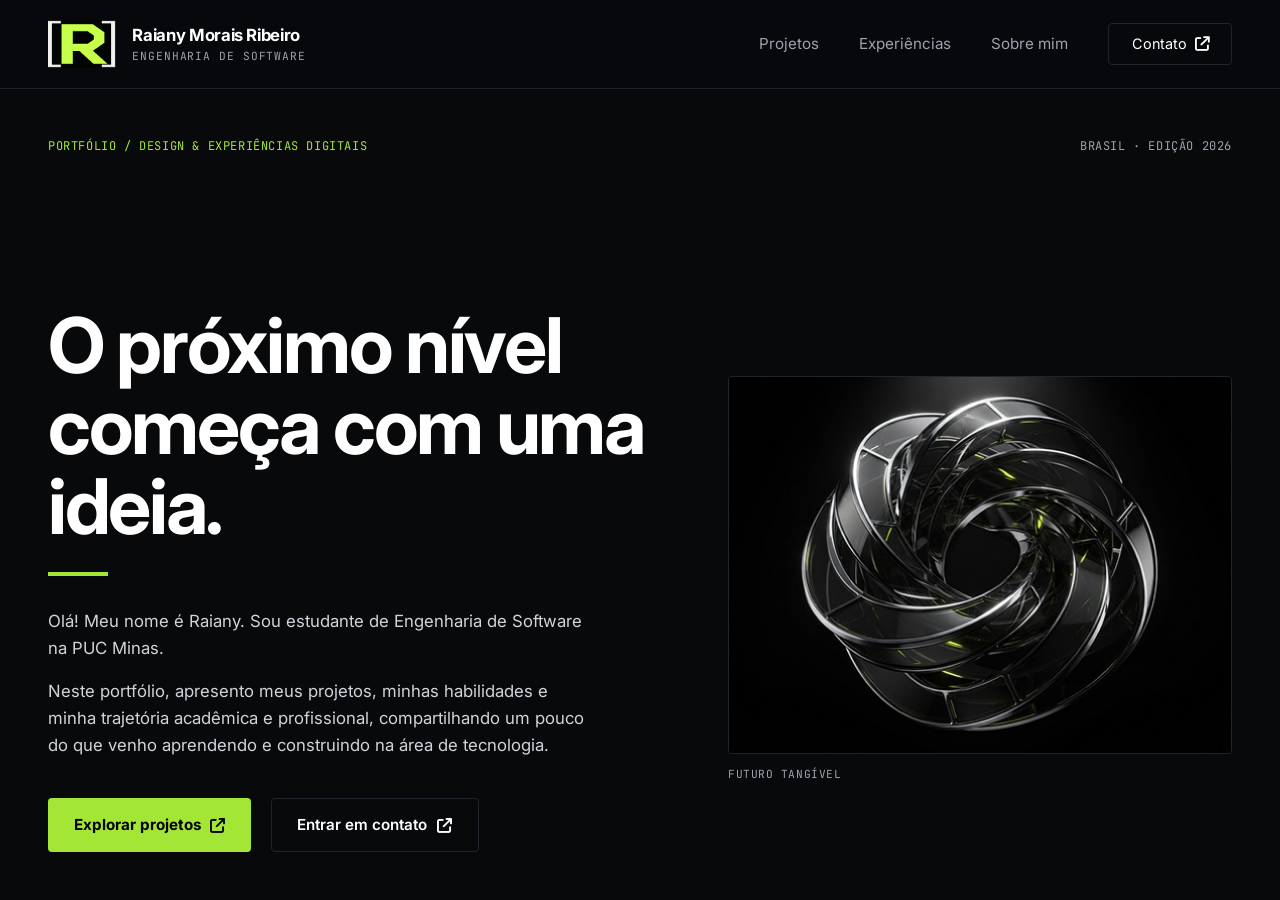
<file: templates/index.html>
<!DOCTYPE html>
<html lang="pt-BR">
<head>
    <meta charset="UTF-8">
    <meta name="viewport" content="width=device-width, initial-scale=1.0">
    <title>Raiany Morais Ribeiro | Engenharia de Software</title>
    <link rel="stylesheet" href="../css/style.css">
    <!-- Fonte Inter e JetBrains Mono para estilo técnico/moderno -->
    <link rel="preconnect" href="https://fonts.googleapis.com">
    <link rel="preconnect" href="https://fonts.gstatic.com" crossorigin>
    <link href="https://fonts.googleapis.com/css2?family=Inter:wght@300;400;600;700&family=JetBrains+Mono:wght@400;500;700&display=swap" rel="stylesheet">
    <link rel="stylesheet" href="https://cdnjs.cloudflare.com/ajax/libs/font-awesome/6.4.0/css/all.min.css">
</head>
<body>

    <!-- CABEÇALHO -->
    <header class="header">
        <div class="header-container">
            <a href="index.html" class="brand-box">
                <!-- Tag <img> para o teu logo -->
                <img src="../imgs/img/Logo.png" alt="Logo Raiany Morais" class="logo-img">
                <div class="brand-text">
                    <span class="brand-name">Raiany Morais Ribeiro</span>
                    <span class="brand-sub">ENGENHARIA DE SOFTWARE</span>
                </div>
            </a>

            <nav class="nav-menu">
                <a href="projetos.html" class="nav-link">Projetos</a>
                <a href="experiencias.html" class="nav-link">Experiências</a>
                <a href="sobre.html" class="nav-link">Sobre mim</a>
                <a href="contato.html" class="nav-btn-contact">Contato <i class="fa-solid fa-arrow-up-right-from-square"></i></a>
            </nav>
        </div>
    </header>

    <!-- CONTEÚDO PRINCIPAL (HERO) -->
    <main class="hero-container">
        <!-- Subtítulo e Edição superior -->
        <div class="hero-top-bar">
            <span class="mono-tag text-green">PORTFÓLIO / DESIGN & EXPERIÊNCIAS DIGITAIS</span>
            <span class="mono-tag text-muted">BRASIL · EDIÇÃO 2026</span>
        </div>

        <div class="hero-grid">
            <!-- Coluna da Esquerda: Textos e Botões -->
            <div class="hero-left">
                <h1 class="hero-title">O próximo nível começa com uma ideia.</h1>
                <div class="green-divider"></div>
                
                <p class="hero-bio">
                    Olá! Meu nome é Raiany. Sou estudante de Engenharia de Software na PUC Minas.
                </p>
                <p class="hero-bio">
                    Neste portfólio, apresento meus projetos, minhas habilidades e minha trajetória acadêmica e profissional, compartilhando um pouco do que venho aprendendo e construindo na área de tecnologia.
                </p>

                <div class="hero-actions">
                    <a href="projetos.html" class="btn-primary">
                        Explorar projetos <i class="fa-solid fa-arrow-up-right-from-square"></i>
                    </a>
                    <a href="contato.html" class="btn-secondary">
                        Entrar em contato <i class="fa-solid fa-arrow-up-right-from-square"></i>
                    </a>
                </div>
            </div>

            <!-- Coluna da Direita: Imagem do Render/Arte 3D -->
            <div class="hero-right">
                <div class="render-card">
                    
                    <img src="../imgs/img/home.png" alt="Render 3D Futuro Tangível" class="render-img" onerror="this.src='https://images.unsplash.com/photo-1618005182384-a83a8bd57fbe?q=80&w=800'">
                </div>
                <div class="render-footer">
                    <span class="mono-caption"> FUTURO TANGÍVEL</span>
                    
                </div>
            </div>
        </div>



</body>
</html>
</file>
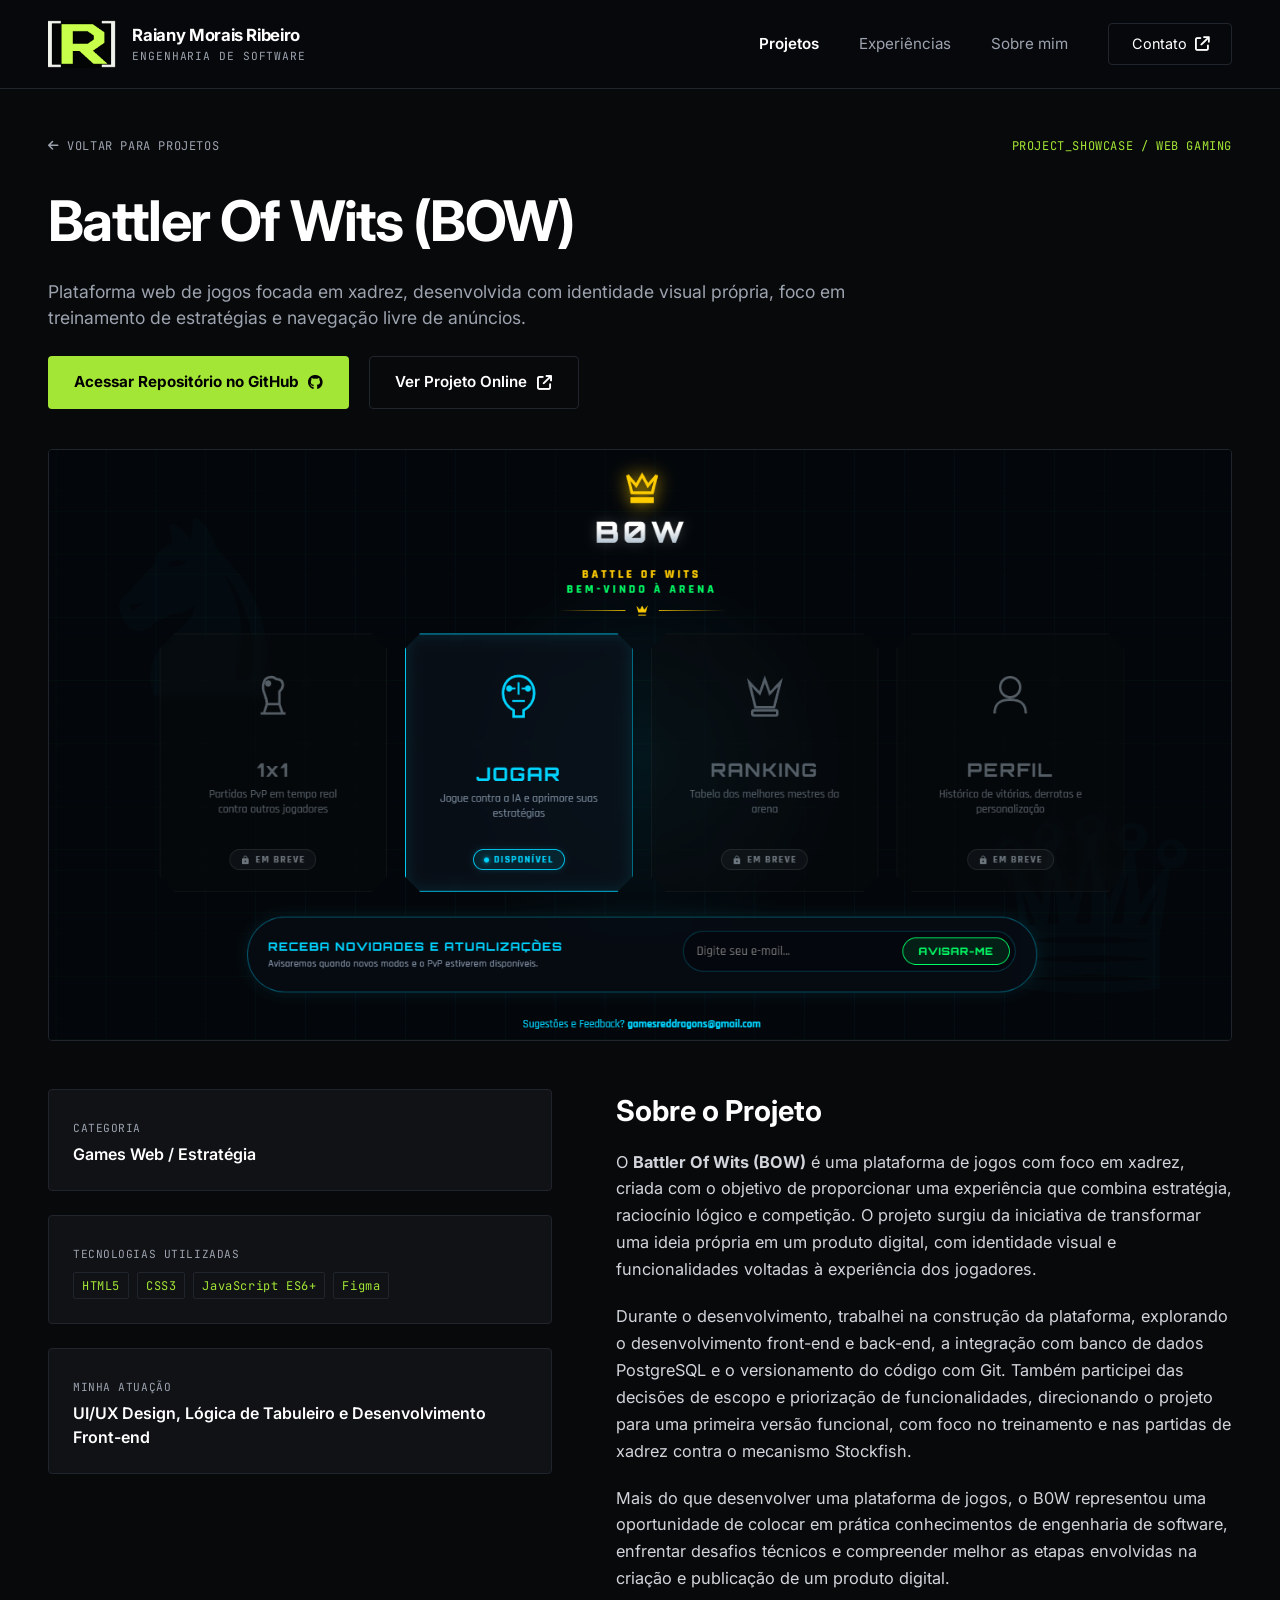
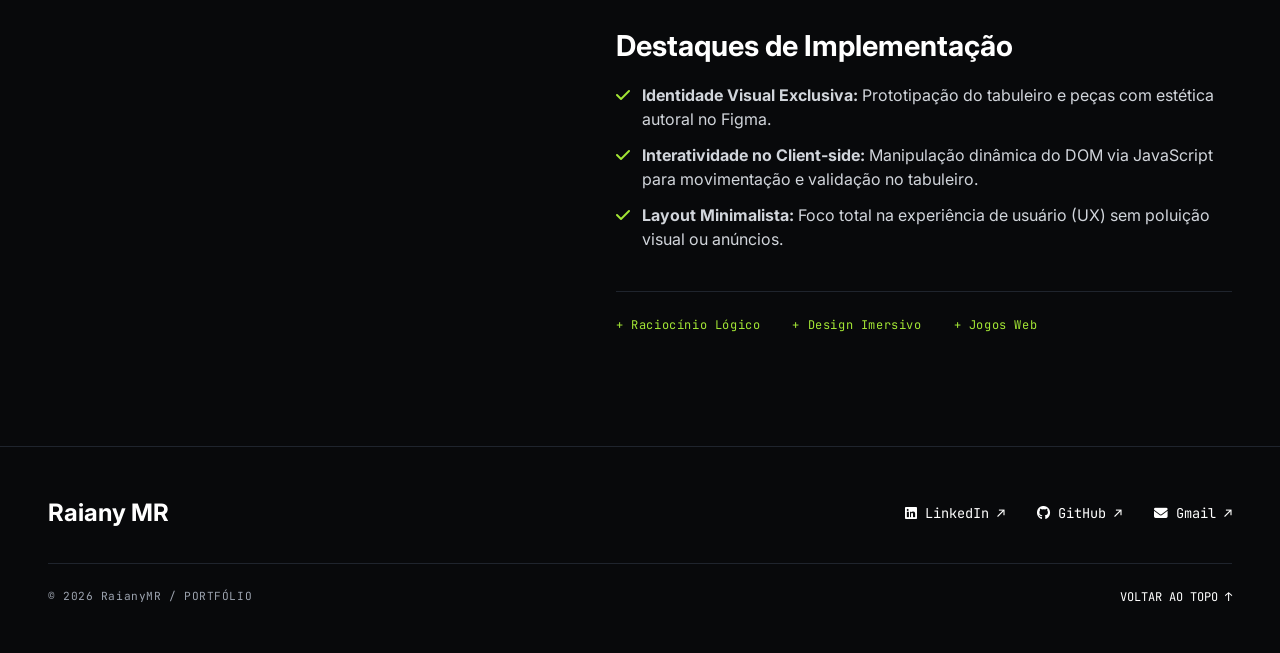
<file: templates/B0W.html>
<!DOCTYPE html>
<html lang="pt-BR">
<head>
    <meta charset="UTF-8">
    <meta name="viewport" content="width=device-width, initial-scale=1.0">
    <title>Battler Of Wits (BOW) | Raiany Morais Ribeiro</title>
    <link rel="stylesheet" href="../css/style.css">
    <!-- Fontes Inter e JetBrains Mono -->
    <link rel="preconnect" href="https://fonts.googleapis.com">
    <link rel="preconnect" href="https://fonts.gstatic.com" crossorigin>
    <link href="https://fonts.googleapis.com/css2?family=Inter:wght@300;400;600;700&family=JetBrains+Mono:wght@400;500;700&display=swap" rel="stylesheet">
    <!-- Ícones Font Awesome -->
    <link rel="stylesheet" href="https://cdnjs.cloudflare.com/ajax/libs/font-awesome/6.4.0/css/all.min.css">
</head>
<body>

    <!-- CABEÇALHO -->
    <header class="header">
        <div class="header-container">
            <a href="index.html" class="brand-box">
                <img src="../imgs/img/Logo.png" alt="Logo Raiany Morais" class="logo-img">
                <div class="brand-text">
                    <span class="brand-name">Raiany Morais Ribeiro</span>
                    <span class="brand-sub">ENGENHARIA DE SOFTWARE</span>
                </div>
            </a>

            <nav class="nav-menu">
                <a href="projetos.html" class="nav-link active">Projetos</a>
                <a href="experiencias.html" class="nav-link">Experiências</a>
                <a href="sobre.html" class="nav-link">Sobre mim</a>
                <a href="contato.html" class="nav-btn-contact">Contato <i class="fa-solid fa-arrow-up-right-from-square"></i></a>
            </nav>
        </div>
    </header>

    <!-- CONTEÚDO PRINCIPAL (DETALHES DO PROJETO) -->
    <main class="main-container">
        
        <!-- Navegação / Tag de topo -->
        <div class="page-top-bar" style="display: flex; justify-content: space-between; align-items: center;">
            <a href="projetos.html" class="mono-tag text-muted hover-green">
                <i class="fa-solid fa-arrow-left"></i> VOLTAR PARA PROJETOS
            </a>
            <span class="mono-tag text-green">PROJECT_SHOWCASE / WEB GAMING</span>
        </div>

        <!-- Cabeçalho do Projeto -->
        <header class="project-detail-header" style="margin-top: 1.5rem; margin-bottom: 2.5rem;">
            <h1 class="page-title" style="margin-bottom: 1rem;">Battler Of Wits (BOW)</h1>
            <p class="page-subtitle" style="max-width: 800px; margin-bottom: 1.5rem;">
                Plataforma web de jogos focada em xadrez, desenvolvida com identidade visual própria, foco em treinamento de estratégias e navegação livre de anúncios.
            </p>

            <!-- Botões de Ação Diretos -->
            <div class="hero-actions" style="margin-top: 0;">
                <a href="https://github.com/gamesreddragon01-lab/Game-Show.git" target="_blank" class="btn-primary">
                    Acessar Repositório no GitHub <i class="fa-brands fa-github"></i>
                </a>
                <a href="https://reddragon-gow.onrender.com/" target="_blank" class="btn-secondary">
                    Ver Projeto Online <i class="fa-solid fa-arrow-up-right-from-square"></i>
                </a>
            </div>
        </header>

        <!-- Banner / Mockup Principal -->
        <div class="project-banner-box" style="width: 100%; aspect-ratio: 16/8; background-color: var(--card-bg); border: 1px solid var(--border-dark); border-radius: 4px; overflow: hidden; margin-bottom: 3rem;">
            <img src="../imgs/img/B0W.png" alt="Interface da Plataforma Battler Of Wits" style="width: 100%; height: 100%; object-fit: cover;" onerror="this.src='https://images.unsplash.com/photo-1529699211952-734e80c4d42b?q=80&w=1200'">
        </div>

        <!-- Grid de Informações e Descrição -->
        <div class="about-grid" style="margin-top: 0;">

            <!-- Coluna de Especificações do Projeto -->
            <aside class="about-left" style="display: flex; flex-direction: column; gap: 1.5rem;">
                <div class="spec-card" style="background-color: var(--card-bg); border: 1px solid var(--border-dark); padding: 1.5rem; border-radius: 4px;">
                    <span class="mono-caption text-muted">CATEGORIA</span>
                    <p class="text-white font-semibold" style="margin-top: 0.25rem;">Games Web / Estratégia</p>
                </div>

                <div class="spec-card" style="background-color: var(--card-bg); border: 1px solid var(--border-dark); padding: 1.5rem; border-radius: 4px;">
                    <span class="mono-caption text-muted">TECNOLOGIAS UTILIZADAS</span>
                    <div style="display: flex; flex-wrap: wrap; gap: 0.5rem; margin-top: 0.5rem;">
                        <span class="mono-tag text-green" style="border: 1px solid var(--border-dark); padding: 0.2rem 0.5rem; border-radius: 2px;">HTML5</span>
                        <span class="mono-tag text-green" style="border: 1px solid var(--border-dark); padding: 0.2rem 0.5rem; border-radius: 2px;">CSS3</span>
                        <span class="mono-tag text-green" style="border: 1px solid var(--border-dark); padding: 0.2rem 0.5rem; border-radius: 2px;">JavaScript ES6+</span>
                        <span class="mono-tag text-green" style="border: 1px solid var(--border-dark); padding: 0.2rem 0.5rem; border-radius: 2px;">Figma</span>
                    </div>
                </div>

                <div class="spec-card" style="background-color: var(--card-bg); border: 1px solid var(--border-dark); padding: 1.5rem; border-radius: 4px;">
                    <span class="mono-caption text-muted">MINHA ATUAÇÃO</span>
                    <p class="text-white font-semibold" style="margin-top: 0.25rem;">UI/UX Design, Lógica de Tabuleiro e Desenvolvimento Front-end</p>
                </div>
            </aside>

            <!-- Coluna da Descrição Técnica e Objetivos -->
            <div class="about-right">
                <h2 style="font-size: 1.8rem; font-weight: 700; margin-bottom: 1rem;">Sobre o Projeto</h2>
                
                <div class="about-text-content" style="margin-top: 0; margin-bottom: 2rem;">
                    <p>
                        O <strong>Battler Of Wits (BOW)</strong> é uma plataforma de jogos com foco em xadrez, criada com o objetivo de proporcionar uma experiência que combina estratégia, raciocínio lógico e competição. O projeto surgiu da iniciativa de transformar uma ideia própria em um produto digital, com identidade visual e funcionalidades voltadas à experiência dos jogadores.
                    </p>
                    <p>
                        Durante o desenvolvimento, trabalhei na construção da plataforma, explorando o desenvolvimento front-end e back-end, a integração com banco de dados PostgreSQL e o versionamento do código com Git. Também participei das decisões de escopo e priorização de funcionalidades, direcionando o projeto para uma primeira versão funcional, com foco no treinamento e nas partidas de xadrez contra o mecanismo Stockfish.
                    </p>
                    <p>
                        Mais do que desenvolver uma plataforma de jogos, o B0W representou uma oportunidade de colocar em prática conhecimentos de engenharia de software, enfrentar desafios técnicos e compreender melhor as etapas envolvidas na criação e publicação de um produto digital.
                    </p>
                </div>

                <h2 style="font-size: 1.8rem; font-weight: 700; margin-bottom: 1rem;">Destaques de Implementação</h2>
                
                <div class="about-text-content" style="margin-top: 0; margin-bottom: 2.5rem;">
                    <ul style="list-style: none; display: flex; flex-direction: column; gap: 0.75rem; padding: 0;">
                        <li style="display: flex; gap: 0.75rem; color: #d1d5db; align-items: flex-start;">
                            <i class="fa-solid fa-check text-green" style="margin-top: 0.25rem;"></i>
                            <span><strong>Identidade Visual Exclusiva:</strong> Prototipação do tabuleiro e peças com estética autoral no Figma.</span>
                        </li>
                        <li style="display: flex; gap: 0.75rem; color: #d1d5db; align-items: flex-start;">
                            <i class="fa-solid fa-check text-green" style="margin-top: 0.25rem;"></i>
                            <span><strong>Interatividade no Client-side:</strong> Manipulação dinâmica do DOM via JavaScript para movimentação e validação no tabuleiro.</span>
                        </li>
                        <li style="display: flex; gap: 0.75rem; color: #d1d5db; align-items: flex-start;">
                            <i class="fa-solid fa-check text-green" style="margin-top: 0.25rem;"></i>
                            <span><strong>Layout Minimalista:</strong> Foco total na experiência de usuário (UX) sem poluição visual ou anúncios.</span>
                        </li>
                    </ul>
                </div>

                <div class="about-principles-bar">
                    <span class="mono-tag text-green">+ Raciocínio Lógico</span>
                    <span class="mono-tag text-green">+ Design Imersivo</span>
                    <span class="mono-tag text-green">+ Jogos Web</span>
                </div>
            </div>

        </div>

    </main>

    <!-- RODAPÉ ESCURO -->
    <footer class="contact-footer" style="margin-top: 4rem;">
        <div class="footer-container">
            <div class="footer-top-row">
                <h2 class="footer-brand-name">Raiany MR</h2>
                <div class="footer-social-links">
                    <a href="https://www.linkedin.com/in/raiany-morais-791b542b5" target="_blank" class="footer-link">
                        <i class="fa-brands fa-linkedin"></i> LinkedIn ↗
                    </a>
                    <a href="https://github.com/raianymorais-cloud/Portfolio-Profissional.git" target="_blank" class="footer-link">
                        <i class="fa-brands fa-github"></i> GitHub ↗
                    </a>
                    <a href="mailto:raiany.morais@sga.pucminas.br" class="footer-link">
                        <i class="fa-solid fa-envelope"></i> Gmail ↗
                    </a>
                </div>
            </div>

            <div class="footer-divider"></div>

            <div class="footer-bottom-row">
                <span class="mono-caption text-muted">© 2026 RaianyMR / PORTFÓLIO</span>
                <button id="scroll-to-top-btn" class="top-scroll-btn">
                    VOLTAR AO TOPO ↑
                </button>
            </div>
        </div>
    </footer>

    <script src="../js/main.js"></script>
</body>
</html>
</file>
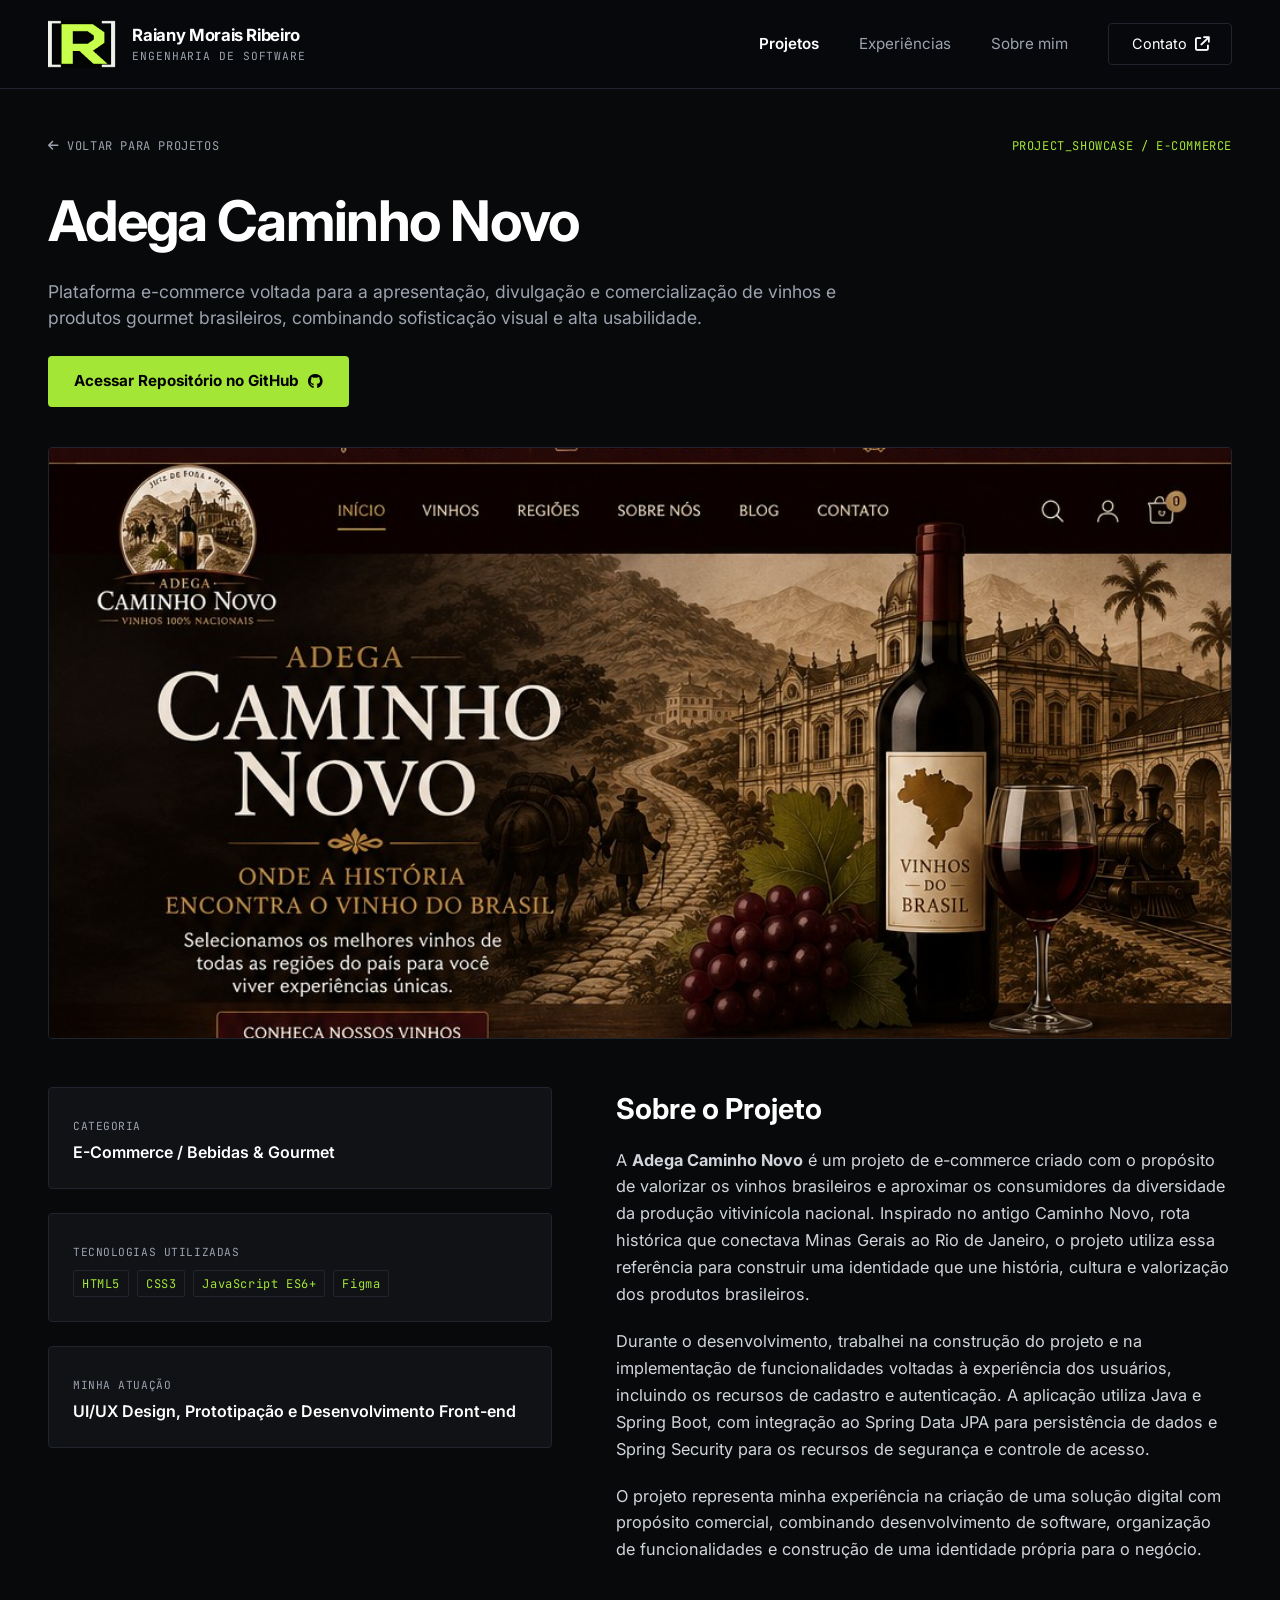
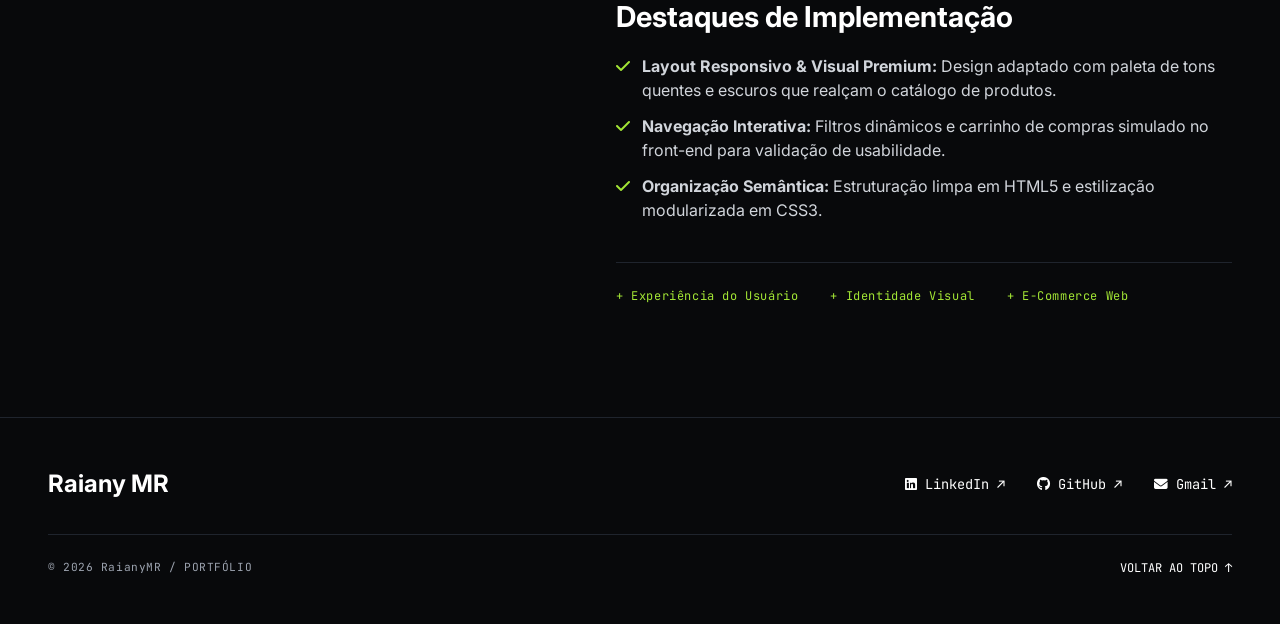
<file: templates/caminho-novo.html>
<!DOCTYPE html>
<html lang="pt-BR">
<head>
    <meta charset="UTF-8">
    <meta name="viewport" content="width=device-width, initial-scale=1.0">
    <title>Caminho Novo | Raiany Morais Ribeiro</title>
    <link rel="stylesheet" href="../css/style.css">
    <!-- Fontes Inter e JetBrains Mono -->
    <link rel="preconnect" href="https://fonts.googleapis.com">
    <link rel="preconnect" href="https://fonts.gstatic.com" crossorigin>
    <link href="https://fonts.googleapis.com/css2?family=Inter:wght@300;400;600;700&family=JetBrains+Mono:wght@400;500;700&display=swap" rel="stylesheet">
    <!-- Ícones Font Awesome -->
    <link rel="stylesheet" href="https://cdnjs.cloudflare.com/ajax/libs/font-awesome/6.4.0/css/all.min.css">
</head>
<body>

    <!-- CABEÇALHO -->
    <header class="header">
        <div class="header-container">
            <a href="index.html" class="brand-box">
                <img src="../imgs/img/Logo.png" alt="Logo Raiany Morais" class="logo-img">
                <div class="brand-text">
                    <span class="brand-name">Raiany Morais Ribeiro</span>
                    <span class="brand-sub">ENGENHARIA DE SOFTWARE</span>
                </div>
            </a>

            <nav class="nav-menu">
                <a href="projetos.html" class="nav-link active">Projetos</a>
                <a href="experiencias.html" class="nav-link">Experiências</a>
                <a href="sobre.html" class="nav-link">Sobre mim</a>
                <a href="contato.html" class="nav-btn-contact">Contato <i class="fa-solid fa-arrow-up-right-from-square"></i></a>
            </nav>
        </div>
    </header>

    <!-- CONTEÚDO PRINCIPAL (DETALHES DO PROJETO) -->
    <main class="main-container">
        
        <!-- Navegação / Tag de topo -->
        <div class="page-top-bar" style="display: flex; justify-content: space-between; align-items: center;">
            <a href="projetos.html" class="mono-tag text-muted hover-green">
                <i class="fa-solid fa-arrow-left"></i> VOLTAR PARA PROJETOS
            </a>
            <span class="mono-tag text-green">PROJECT_SHOWCASE / E-COMMERCE</span>
        </div>

        <!-- Cabeçalho do Projeto -->
        <header class="project-detail-header" style="margin-top: 1.5rem; margin-bottom: 2.5rem;">
            <h1 class="page-title" style="margin-bottom: 1rem;">Adega Caminho Novo</h1>
            <p class="page-subtitle" style="max-width: 800px; margin-bottom: 1.5rem;">
                Plataforma e-commerce voltada para a apresentação, divulgação e comercialização de vinhos e produtos gourmet brasileiros, combinando sofisticação visual e alta usabilidade.
            </p>

            <!-- Botões de Ação Directos -->
            <div class="hero-actions" style="margin-top: 0;">
                <a href="https://github.com/Raiany046/Site_de_VinhosDIAW.git" target="_blank" class="btn-primary">
                    Acessar Repositório no GitHub <i class="fa-brands fa-github"></i>
                </a>
            </div>
        </header>

        <!-- Banner / Mockup Principal -->
        <div class="project-banner-box" style="width: 100%; aspect-ratio: 16/8; background-color: var(--card-bg); border: 1px solid var(--border-dark); border-radius: 4px; overflow: hidden; margin-bottom: 3rem;">
            <img src="../imgs/img/caminho-novochatcopia.png" alt="Interface da Adega Caminho Novo" style="width: 100%; height: 100%; object-fit: cover;" onerror="this.src='https://images.unsplash.com/photo-1510812431401-41d2bd2722f3?q=80&w=1200'">
        </div>

        <!-- Grid de Informações e Descrição -->
        <div class="about-grid" style="margin-top: 0;">

            <!-- Coluna de Especificações do Projeto -->
            <aside class="about-left" style="display: flex; flex-direction: column; gap: 1.5rem;">
                <div class="spec-card" style="background-color: var(--card-bg); border: 1px solid var(--border-dark); padding: 1.5rem; border-radius: 4px;">
                    <span class="mono-caption text-muted">CATEGORIA</span>
                    <p class="text-white font-semibold" style="margin-top: 0.25rem;">E-Commerce / Bebidas & Gourmet</p>
                </div>

                <div class="spec-card" style="background-color: var(--card-bg); border: 1px solid var(--border-dark); padding: 1.5rem; border-radius: 4px;">
                    <span class="mono-caption text-muted">TECNOLOGIAS UTILIZADAS</span>
                    <div style="display: flex; flex-wrap: wrap; gap: 0.5rem; margin-top: 0.5rem;">
                        <span class="mono-tag text-green" style="border: 1px solid var(--border-dark); padding: 0.2rem 0.5rem; border-radius: 2px;">HTML5</span>
                        <span class="mono-tag text-green" style="border: 1px solid var(--border-dark); padding: 0.2rem 0.5rem; border-radius: 2px;">CSS3</span>
                        <span class="mono-tag text-green" style="border: 1px solid var(--border-dark); padding: 0.2rem 0.5rem; border-radius: 2px;">JavaScript ES6+</span>
                        <span class="mono-tag text-green" style="border: 1px solid var(--border-dark); padding: 0.2rem 0.5rem; border-radius: 2px;">Figma</span>
                    </div>
                </div>

                <div class="spec-card" style="background-color: var(--card-bg); border: 1px solid var(--border-dark); padding: 1.5rem; border-radius: 4px;">
                    <span class="mono-caption text-muted">MINHA ATUAÇÃO</span>
                    <p class="text-white font-semibold" style="margin-top: 0.25rem;">UI/UX Design, Prototipação e Desenvolvimento Front-end</p>
                </div>
            </aside>

            <!-- Coluna da Descrição Técnica e Objetivos -->
            <div class="about-right">
                <h2 style="font-size: 1.8rem; font-weight: 700; margin-bottom: 1rem;">Sobre o Projeto</h2>
                
                <div class="about-text-content" style="margin-top: 0; margin-bottom: 2rem;">
                    <p>
                        A <strong>Adega Caminho Novo</strong> é um projeto de e-commerce criado com o propósito de valorizar os vinhos brasileiros e aproximar os consumidores da diversidade da produção vitivinícola nacional. Inspirado no antigo Caminho Novo, rota histórica que conectava Minas Gerais ao Rio de Janeiro, o projeto utiliza essa referência para construir uma identidade que une história, cultura e valorização dos produtos brasileiros.
                    </p>
                    <p>
                        Durante o desenvolvimento, trabalhei na construção do projeto e na implementação de funcionalidades voltadas à experiência dos usuários, incluindo os recursos de cadastro e autenticação. A aplicação utiliza Java e Spring Boot, com integração ao Spring Data JPA para persistência de dados e Spring Security para os recursos de segurança e controle de acesso.
                    </p>
                    <p>
                        O projeto representa minha experiência na criação de uma solução digital com propósito comercial, combinando desenvolvimento de software, organização de funcionalidades e construção de uma identidade própria para o negócio.
                    </p>
                </div>

                <h2 style="font-size: 1.8rem; font-weight: 700; margin-bottom: 1rem;">Destaques de Implementação</h2>
                
                <div class="about-text-content" style="margin-top: 0; margin-bottom: 2.5rem;">
                    <ul style="list-style: none; display: flex; flex-direction: column; gap: 0.75rem; padding: 0;">
                        <li style="display: flex; gap: 0.75rem; color: #d1d5db; align-items: flex-start;">
                            <i class="fa-solid fa-check text-green" style="margin-top: 0.25rem;"></i>
                            <span><strong>Layout Responsivo & Visual Premium:</strong> Design adaptado com paleta de tons quentes e escuros que realçam o catálogo de produtos.</span>
                        </li>
                        <li style="display: flex; gap: 0.75rem; color: #d1d5db; align-items: flex-start;">
                            <i class="fa-solid fa-check text-green" style="margin-top: 0.25rem;"></i>
                            <span><strong>Navegação Interativa:</strong> Filtros dinâmicos e carrinho de compras simulado no front-end para validação de usabilidade.</span>
                        </li>
                        <li style="display: flex; gap: 0.75rem; color: #d1d5db; align-items: flex-start;">
                            <i class="fa-solid fa-check text-green" style="margin-top: 0.25rem;"></i>
                            <span><strong>Organização Semântica:</strong> Estruturação limpa em HTML5 e estilização modularizada em CSS3.</span>
                        </li>
                    </ul>
                </div>

                <div class="about-principles-bar">
                    <span class="mono-tag text-green">+ Experiência do Usuário</span>
                    <span class="mono-tag text-green">+ Identidade Visual</span>
                    <span class="mono-tag text-green">+ E-Commerce Web</span>
                </div>
            </div>

        </div>

    </main>

    <!-- RODAPÉ ESCURO -->
    <footer class="contact-footer" style="margin-top: 4rem;">
        <div class="footer-container">
            <div class="footer-top-row">
                <h2 class="footer-brand-name">Raiany MR</h2>
                <div class="footer-social-links">
                    <a href="https://www.linkedin.com/in/raiany-morais-791b542b5" target="_blank" class="footer-link">
                        <i class="fa-brands fa-linkedin"></i> LinkedIn ↗
                    </a>
                    <a href="https://github.com/raianymorais-cloud/Portfolio-Profissional.git" target="_blank" class="footer-link">
                        <i class="fa-brands fa-github"></i> GitHub ↗
                    </a>
                    <a href="mailto:raiany.morais@sga.pucminas.br" class="footer-link">
                        <i class="fa-solid fa-envelope"></i> Gmail ↗
                    </a>
                </div>
            </div>

            <div class="footer-divider"></div>

            <div class="footer-bottom-row">
                <span class="mono-caption text-muted">© 2026 RaianyMR / PORTFÓLIO</span>
                <button id="scroll-to-top-btn" class="top-scroll-btn">
                    VOLTAR AO TOPO ↑
                </button>
            </div>
        </div>
    </footer>

    <script src="../js/main.js"></script>
</body>
</html>
</file>
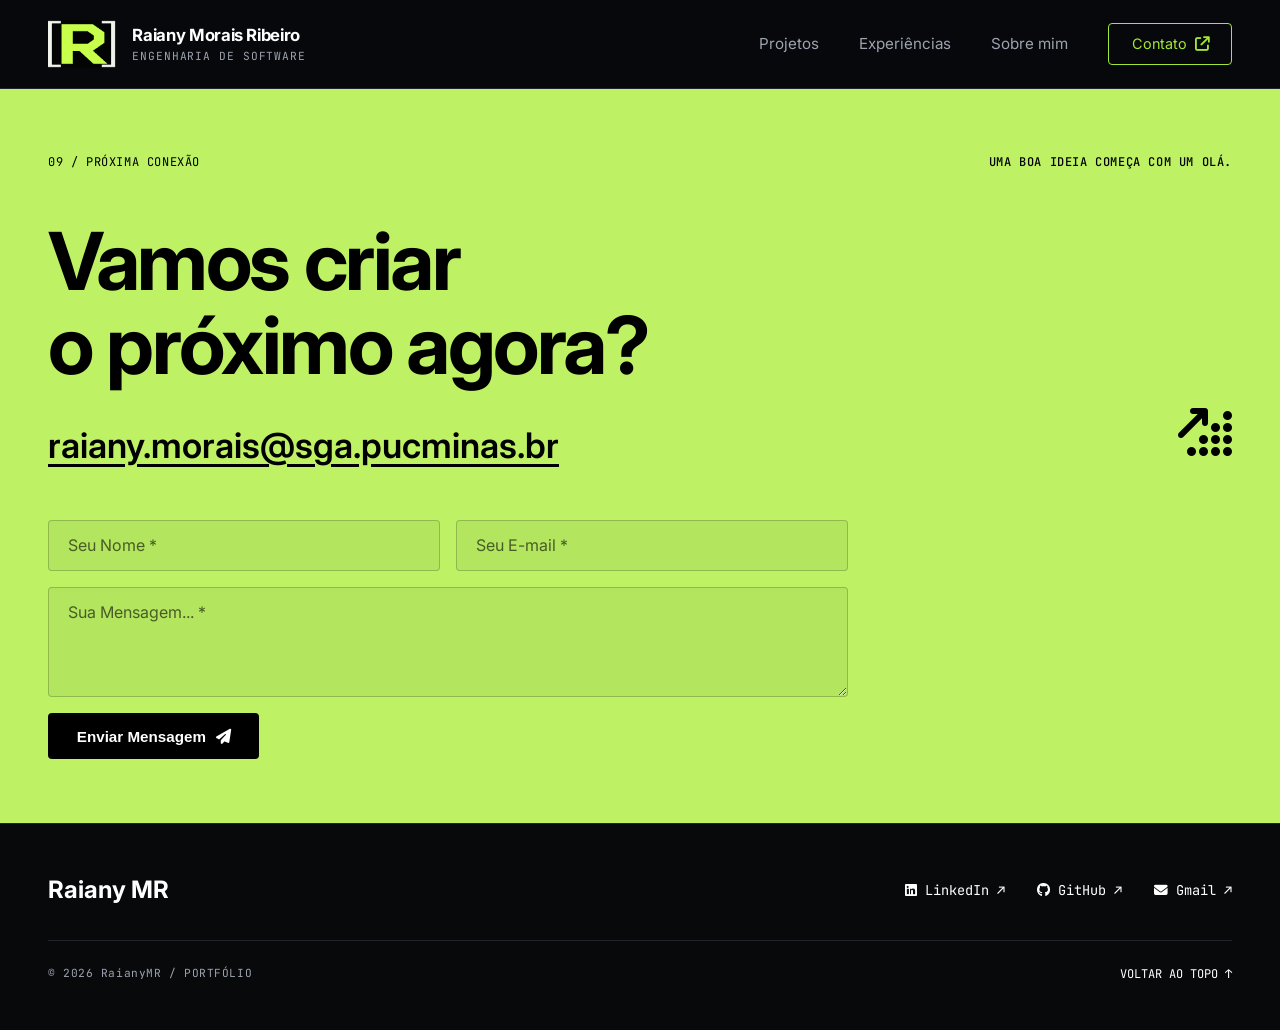
<file: templates/contato.html>
<!DOCTYPE html>
<html lang="pt-BR">
<head>
    <meta charset="UTF-8">
    <meta name="viewport" content="width=device-width, initial-scale=1.0">
    <title>Contato | Raiany Morais Ribeiro</title>
    <link rel="stylesheet" href="../css/style.css">
    <!-- Fontes Inter e JetBrains Mono -->
    <link rel="preconnect" href="https://fonts.googleapis.com">
    <link rel="preconnect" href="https://fonts.gstatic.com" crossorigin>
    <link href="https://fonts.googleapis.com/css2?family=Inter:wght@300;400;600;700&family=JetBrains+Mono:wght@400;500;700&display=swap" rel="stylesheet">
    <!-- Ícones Font Awesome -->
    <link rel="stylesheet" href="https://cdnjs.cloudflare.com/ajax/libs/font-awesome/6.4.0/css/all.min.css">
</head>
<body class="contact-page-body">

    <!-- CABEÇALHO -->
    <header class="header">
        <div class="header-container">
            <a href="index.html" class="brand-box">
                <img src="../imgs/img/Logo.png" alt="Logo Raiany Morais" class="logo-img">
                <div class="brand-text">
                    <span class="brand-name">Raiany Morais Ribeiro</span>
                    <span class="brand-sub">ENGENHARIA DE SOFTWARE</span>
                </div>
            </a>

            <nav class="nav-menu">
                <a href="projetos.html" class="nav-link">Projetos</a>
                <a href="experiencias.html" class="nav-link">Experiências</a>
                <a href="sobre.html" class="nav-link">Sobre mim</a>
                <a href="contato.html" class="nav-btn-contact active-btn">Contato <i class="fa-solid fa-arrow-up-right-from-square"></i></a>
            </nav>
        </div>
    </header>

    <!-- BLOCO PRINCIPAL VERDE-LIMA -->
    <section class="contact-hero-banner">
        <div class="banner-container">
            
            <div class="banner-top-bar">
                <span class="mono-tag text-black">09 / PRÓXIMA CONEXÃO</span>
                <span class="mono-tag text-black font-medium">UMA BOA IDEIA COMEÇA COM UM OLÁ.</span>
            </div>

            <div class="banner-content">
                <div class="banner-text-left">
                    <h1 class="banner-title">Vamos criar<br>o próximo agora?</h1>
                    <a href="mailto:raiany.morais@sga.pucminas.br" class="email-link">
                        raiany.morais@sga.pucminas.br
                    </a>
                </div>
                <div class="banner-arrow-right">
                    <i class="fa-solid fa-arrow-up-right-dots" style="font-size: 3rem;"></i>
                </div>
            </div>

            <!-- FORMULÁRIO COM VALIDAÇÃO E ENVIO DE E-MAIL -->
            <form id="contact-form" class="banner-form" novalidate>
                <div class="form-row">
                    <input type="text" name="name" id="form-name" placeholder="Seu Nome *" required class="form-input-lime">
                    <input type="email" name="email" id="form-email" placeholder="Seu E-mail *" required class="form-input-lime">
                </div>
                <div class="form-row">
                    <textarea name="message" id="form-message" rows="4" placeholder="Sua Mensagem... *" required class="form-input-lime"></textarea>
                </div>
                <button type="submit" class="btn-submit-black">
                    Enviar Mensagem <i class="fa-solid fa-paper-plane"></i>
                </button>
            </form>

        </div>
    </section>

    <!-- RODAPÉ ESCURO COM ÍCONES E LINKS -->
    <footer class="contact-footer">
        <div class="footer-container">
            <div class="footer-top-row">
                <h2 class="footer-brand-name">Raiany MR</h2>
                <div class="footer-social-links">
                    <a href="https://www.linkedin.com/in/raiany-morais-791b542b5" target="_blank" class="footer-link">
                        <i class="fa-brands fa-linkedin"></i> LinkedIn ↗
                    </a>
                    <a href="https://github.com/raianymorais-cloud/Portfolio-Profissional.git" target="_blank" class="footer-link">
                        <i class="fa-brands fa-github"></i> GitHub ↗
                    </a>
                    <a href="mailto:raiany.morais@sga.pucminas.br" class="footer-link">
                        <i class="fa-solid fa-envelope"></i> Gmail ↗
                    </a>
                </div>
            </div>

            <div class="footer-divider"></div>

            <div class="footer-bottom-row">
                <span class="mono-caption text-muted">© 2026 RaianyMR / PORTFÓLIO</span>
                <button id="scroll-to-top-btn" class="top-scroll-btn">
                    VOLTAR AO TOPO ↑
                </button>
            </div>
        </div>
    </footer>

    <script src="../js/main.js"></script>
</body>
</html>
</file>
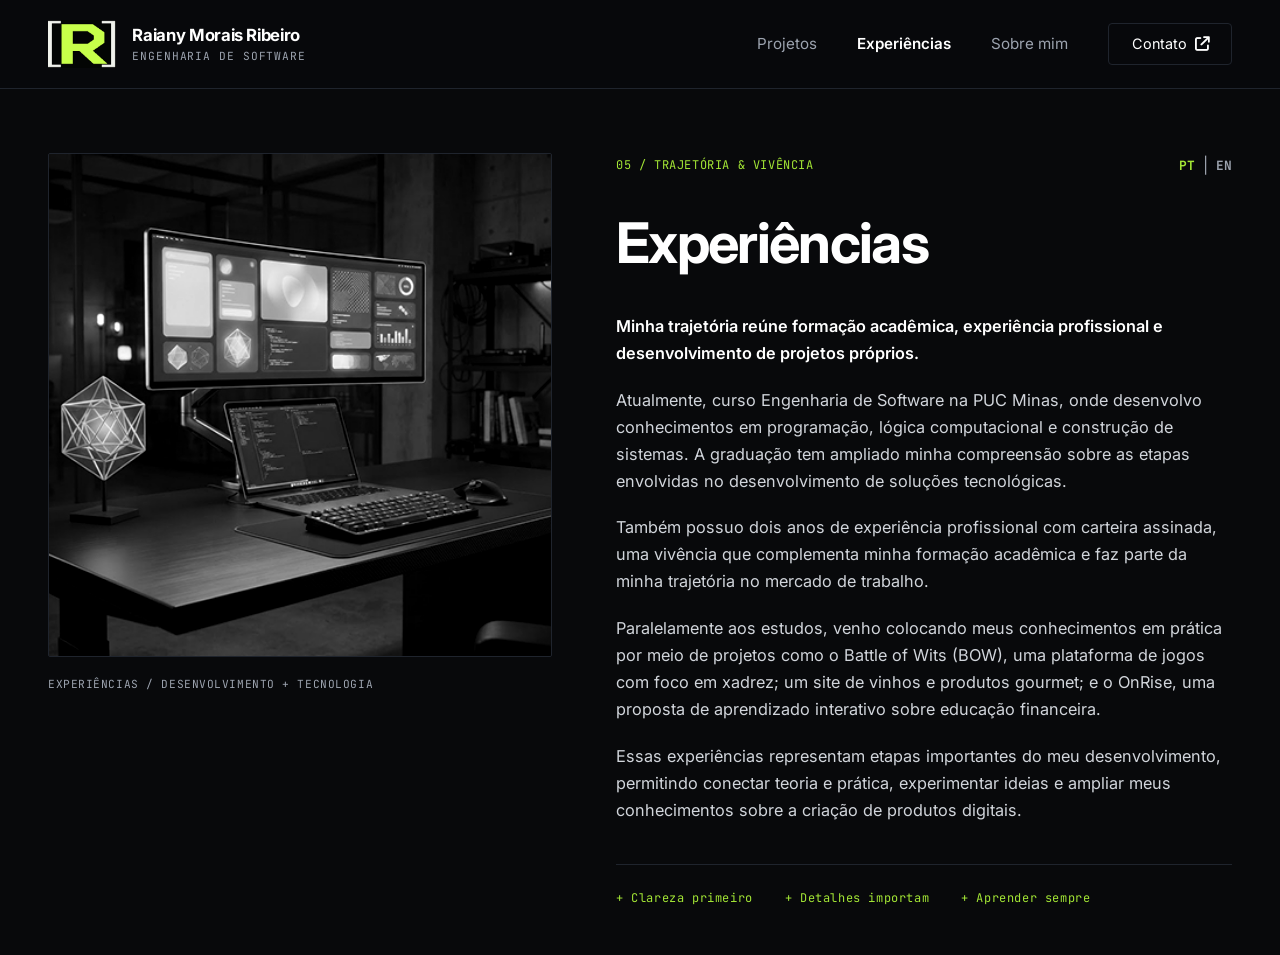
<file: templates/experiencias.html>
<!DOCTYPE html>
<html lang="pt-BR">
<head>
    <meta charset="UTF-8">
    <meta name="viewport" content="width=device-width, initial-scale=1.0">
    <title>Experiências | Raiany Morais Ribeiro</title>
    <link rel="stylesheet" href="../css/style.css">
    <!-- Fontes Inter e JetBrains Mono -->
    <link rel="preconnect" href="https://fonts.googleapis.com">
    <link rel="preconnect" href="https://fonts.gstatic.com" crossorigin>
    <link href="https://fonts.googleapis.com/css2?family=Inter:wght@300;400;600;700&family=JetBrains+Mono:wght@400;500;700&display=swap" rel="stylesheet">
    <!-- Ícones Font Awesome -->
    <link rel="stylesheet" href="https://cdnjs.cloudflare.com/ajax/libs/font-awesome/6.4.0/css/all.min.css">
</head>
<body>

    <!-- CABEÇALHO -->
    <header class="header">
        <div class="header-container">
            <a href="index.html" class="brand-box">
                <img src="../imgs/img/Logo.png" alt="Logo Raiany Morais" class="logo-img">
                <div class="brand-text">
                    <span class="brand-name">Raiany Morais Ribeiro</span>
                    <span class="brand-sub">ENGENHARIA DE SOFTWARE</span>
                </div>
            </a>

            <nav class="nav-menu">
                <a href="projetos.html" class="nav-link">Projetos</a>
                <a href="experiencias.html" class="nav-link active">Experiências</a>
                <a href="sobre.html" class="nav-link">Sobre mim</a>
                <a href="contato.html" class="nav-btn-contact">Contato <i class="fa-solid fa-arrow-up-right-from-square"></i></a>
            </nav>
        </div>
    </header>

    <!-- CONTEÚDO PRINCIPAL (EXPERIÊNCIAS) -->
    <main class="main-container">
        <div class="about-grid">

            <!-- Coluna da Esquerda: Imagem e Legenda -->
            <div class="about-left">
                <div class="about-image-wrapper">
                    <div class="about-image-box">
                        <img src="../imgs/img/experiencia.png" alt="Experiências / Desenvolvimento + Tecnologia" class="about-img" onerror="this.src='https://images.unsplash.com/photo-1517694712202-14dd9538aa97?q=80&w=800'">
                    </div>
                </div>
                <div class="about-image-footer" style="padding-left: 0;">
                    <span class="mono-caption text-muted">EXPERIÊNCIAS / DESENVOLVIMENTO + TECNOLOGIA</span>
                </div>
            </div>

            <!-- Coluna da Direita: Conteúdo de Experiências -->
            <div class="about-right">
                <div class="page-top-bar" style="display: flex; justify-content: space-between; align-items: center;">
                    <span class="mono-tag text-green" data-i18n="exp_tag">05 / TRAJETÓRIA & VIVÊNCIA</span>
                    
                    <!-- Seletor de Idioma PT / EN -->
                    <div class="lang-switch">
                        <button id="btn-lang-pt" class="lang-btn active-lang">PT</button>
                        <span class="text-muted">|</span>
                        <button id="btn-lang-en" class="lang-btn">EN</button>
                    </div>
                </div>

                <h1 class="page-title" data-i18n="exp_title">Experiências</h1>

                <div class="about-text-content">
                    <p class="text-white font-semibold" data-i18n="exp_p1">
                        Minha trajetória reúne formação acadêmica, experiência profissional e desenvolvimento de projetos próprios.
                    </p>
                    <p data-i18n="exp_p2">
                        Atualmente, curso Engenharia de Software na PUC Minas, onde desenvolvo conhecimentos em programação, lógica computacional e construção de sistemas. A graduação tem ampliado minha compreensão sobre as etapas envolvidas no desenvolvimento de soluções tecnológicas.
                    </p>
                    <p data-i18n="exp_p3">
                        Também possuo dois anos de experiência profissional com carteira assinada, uma vivência que complementa minha formação acadêmica e faz parte da minha trajetória no mercado de trabalho.
                    </p>
                    <p data-i18n="exp_p4">
                        Paralelamente aos estudos, venho colocando meus conhecimentos em prática por meio de projetos como o Battle of Wits (BOW), uma plataforma de jogos com foco em xadrez; um site de vinhos e produtos gourmet; e o OnRise, uma proposta de aprendizado interativo sobre educação financeira.
                    </p>
                    <p data-i18n="exp_p5">
                        Essas experiências representam etapas importantes do meu desenvolvimento, permitindo conectar teoria e prática, experimentar ideias e ampliar meus conhecimentos sobre a criação de produtos digitais.
                    </p>
                </div>

                <!-- Rodapé da seção -->
                <div class="about-principles-bar">
                    <span class="mono-tag text-green">+ Clareza primeiro</span>
                    <span class="mono-tag text-green">+ Detalhes importam</span>
                    <span class="mono-tag text-green">+ Aprender sempre</span>
                </div>
            </div>

        </div>
    </main>

    <script src="../js/main.js"></script>
</body>
</html>
</file>
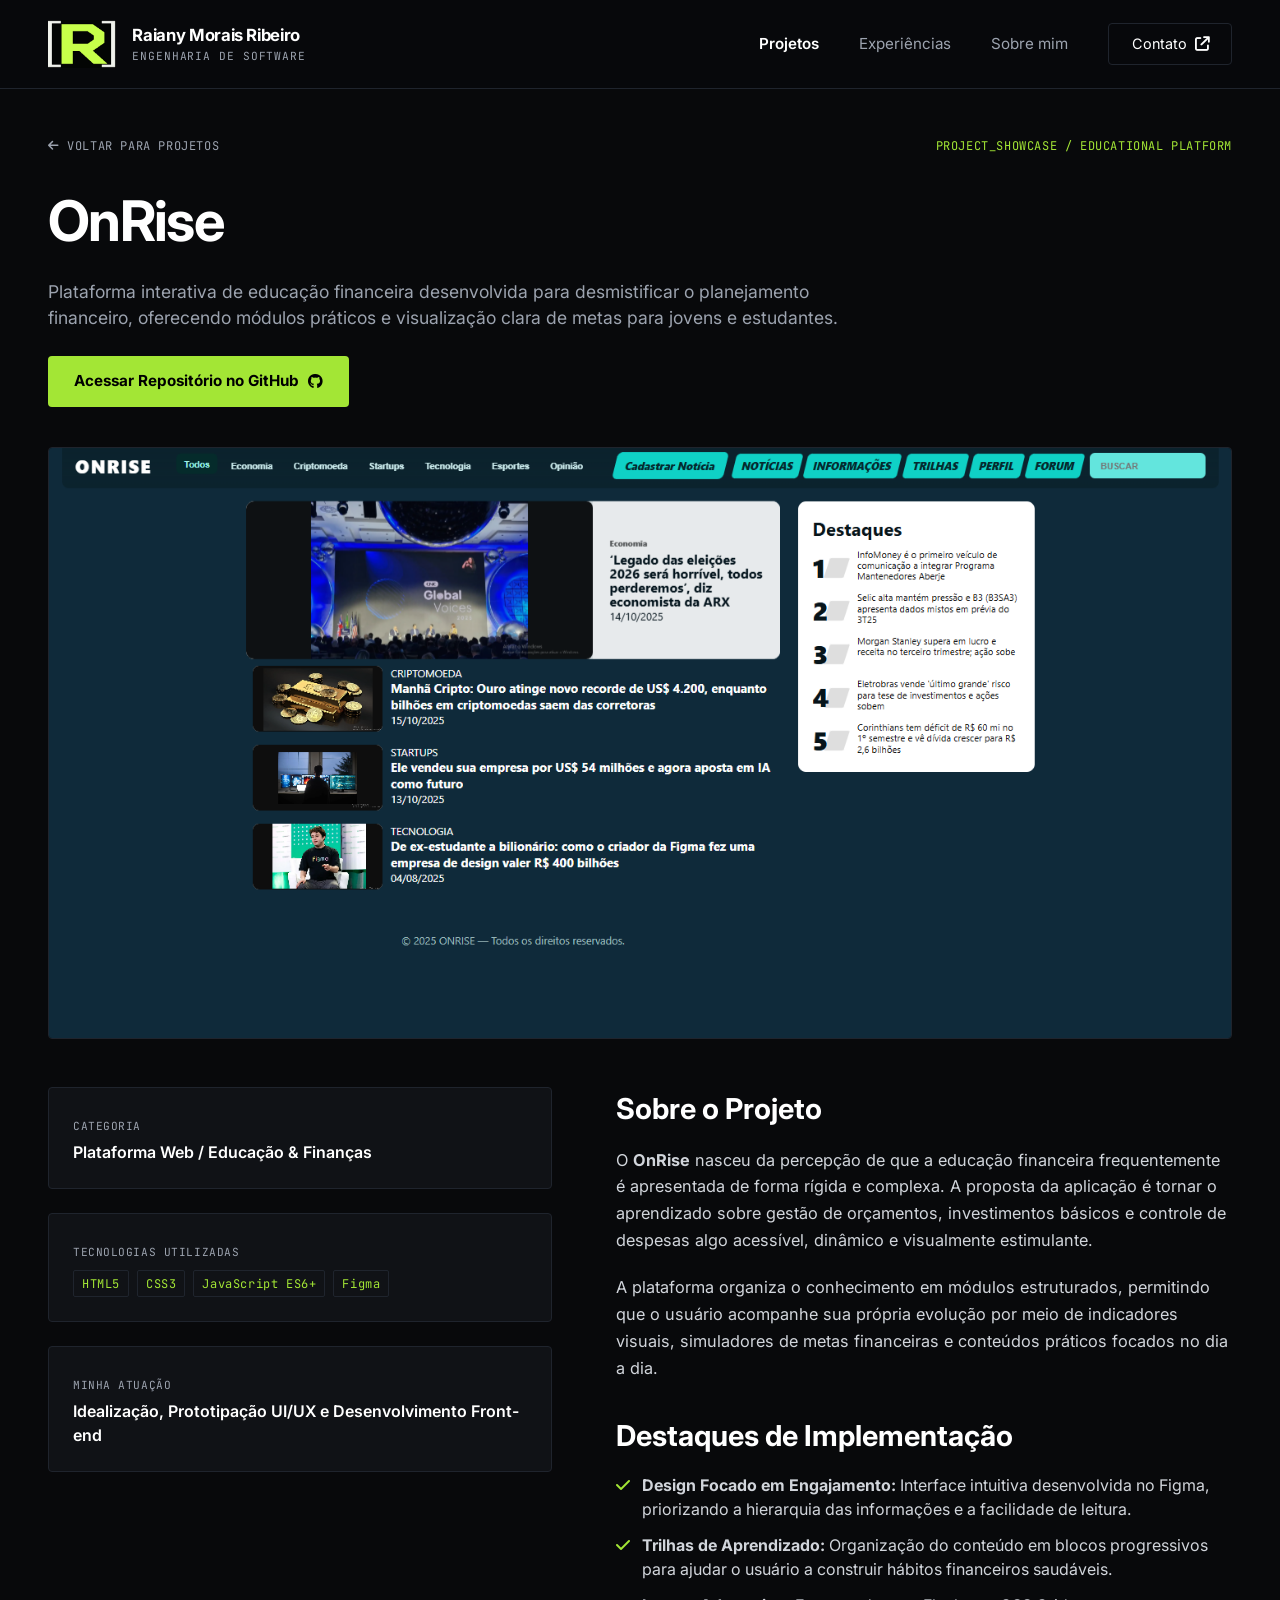
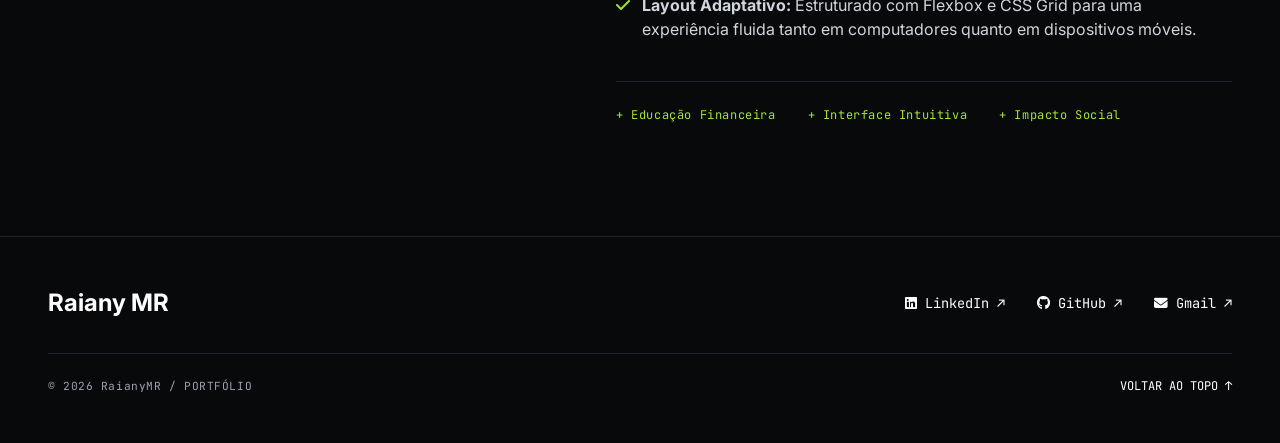
<file: templates/OnRise.html>
<!DOCTYPE html>
<html lang="pt-BR">
<head>
    <meta charset="UTF-8">
    <meta name="viewport" content="width=device-width, initial-scale=1.0">
    <title>OnRise | Raiany Morais Ribeiro</title>
    <link rel="stylesheet" href="../css/style.css">
    <!-- Fontes Inter e JetBrains Mono -->
    <link rel="preconnect" href="https://fonts.googleapis.com">
    <link rel="preconnect" href="https://fonts.gstatic.com" crossorigin>
    <link href="https://fonts.googleapis.com/css2?family=Inter:wght@300;400;600;700&family=JetBrains+Mono:wght@400;500;700&display=swap" rel="stylesheet">
    <!-- Ícones Font Awesome -->
    <link rel="stylesheet" href="https://cdnjs.cloudflare.com/ajax/libs/font-awesome/6.4.0/css/all.min.css">
</head>
<body>

    <!-- CABEÇALHO -->
    <header class="header">
        <div class="header-container">
            <a href="index.html" class="brand-box">
                <img src="../imgs/img/Logo.png" alt="Logo Raiany Morais" class="logo-img">
                <div class="brand-text">
                    <span class="brand-name">Raiany Morais Ribeiro</span>
                    <span class="brand-sub">ENGENHARIA DE SOFTWARE</span>
                </div>
            </a>

            <nav class="nav-menu">
                <a href="projetos.html" class="nav-link active">Projetos</a>
                <a href="experiencias.html" class="nav-link">Experiências</a>
                <a href="sobre.html" class="nav-link">Sobre mim</a>
                <a href="contato.html" class="nav-btn-contact">Contato <i class="fa-solid fa-arrow-up-right-from-square"></i></a>
            </nav>
        </div>
    </header>

    <!-- CONTEÚDO PRINCIPAL (DETALHES DO PROJETO) -->
    <main class="main-container">
        
        <!-- Navegação / Tag de topo -->
        <div class="page-top-bar" style="display: flex; justify-content: space-between; align-items: center;">
            <a href="projetos.html" class="mono-tag text-muted hover-green">
                <i class="fa-solid fa-arrow-left"></i> VOLTAR PARA PROJETOS
            </a>
            <span class="mono-tag text-green">PROJECT_SHOWCASE / EDUCATIONAL PLATFORM</span>
        </div>

        <!-- Cabeçalho do Projeto -->
        <header class="project-detail-header" style="margin-top: 1.5rem; margin-bottom: 2.5rem;">
            <h1 class="page-title" style="margin-bottom: 1rem;">OnRise</h1>
            <p class="page-subtitle" style="max-width: 800px; margin-bottom: 1.5rem;">
                Plataforma interativa de educação financeira desenvolvida para desmistificar o planejamento financeiro, oferecendo módulos práticos e visualização clara de metas para jovens e estudantes.
            </p>

            <!-- Botões de Ação Diretos -->
            <div class="hero-actions" style="margin-top: 0;">
                <a href="https://github.com/Raiany046/sprint1_raianymb.git" target="_blank" class="btn-primary">
                    Acessar Repositório no GitHub <i class="fa-brands fa-github"></i>
                </a>
            </div>
        </header>

        <!-- Banner / Mockup Principal -->
        <div class="project-banner-box" style="width: 100%; aspect-ratio: 16/8; background-color: var(--card-bg); border: 1px solid var(--border-dark); border-radius: 4px; overflow: hidden; margin-bottom: 3rem;">
            <img src="../imgs/img/OnRise.png" alt="Interface da Plataforma OnRise" style="width: 100%; height: 100%; object-fit: cover;" onerror="this.src='https://images.unsplash.com/photo-1551288049-bebda4e38f71?q=80&w=1200'">
        </div>

        <!-- Grid de Informações e Descrição -->
        <div class="about-grid" style="margin-top: 0;">

            <!-- Coluna de Especificações do Projeto -->
            <aside class="about-left" style="display: flex; flex-direction: column; gap: 1.5rem;">
                <div class="spec-card" style="background-color: var(--card-bg); border: 1px solid var(--border-dark); padding: 1.5rem; border-radius: 4px;">
                    <span class="mono-caption text-muted">CATEGORIA</span>
                    <p class="text-white font-semibold" style="margin-top: 0.25rem;">Plataforma Web / Educação & Finanças</p>
                </div>

                <div class="spec-card" style="background-color: var(--card-bg); border: 1px solid var(--border-dark); padding: 1.5rem; border-radius: 4px;">
                    <span class="mono-caption text-muted">TECNOLOGIAS UTILIZADAS</span>
                    <div style="display: flex; flex-wrap: wrap; gap: 0.5rem; margin-top: 0.5rem;">
                        <span class="mono-tag text-green" style="border: 1px solid var(--border-dark); padding: 0.2rem 0.5rem; border-radius: 2px;">HTML5</span>
                        <span class="mono-tag text-green" style="border: 1px solid var(--border-dark); padding: 0.2rem 0.5rem; border-radius: 2px;">CSS3</span>
                        <span class="mono-tag text-green" style="border: 1px solid var(--border-dark); padding: 0.2rem 0.5rem; border-radius: 2px;">JavaScript ES6+</span>
                        <span class="mono-tag text-green" style="border: 1px solid var(--border-dark); padding: 0.2rem 0.5rem; border-radius: 2px;">Figma</span>
                    </div>
                </div>

                <div class="spec-card" style="background-color: var(--card-bg); border: 1px solid var(--border-dark); padding: 1.5rem; border-radius: 4px;">
                    <span class="mono-caption text-muted">MINHA ATUAÇÃO</span>
                    <p class="text-white font-semibold" style="margin-top: 0.25rem;">Idealização, Prototipação UI/UX e Desenvolvimento Front-end</p>
                </div>
            </aside>

            <!-- Coluna da Descrição Técnica e Objetivos -->
            <div class="about-right">
                <h2 style="font-size: 1.8rem; font-weight: 700; margin-bottom: 1rem;">Sobre o Projeto</h2>
                
                <div class="about-text-content" style="margin-top: 0; margin-bottom: 2rem;">
                    <p>
                        O <strong>OnRise</strong> nasceu da percepção de que a educação financeira frequentemente é apresentada de forma rígida e complexa. A proposta da aplicação é tornar o aprendizado sobre gestão de orçamentos, investimentos básicos e controle de despesas algo acessível, dinâmico e visualmente estimulante.
                    </p>
                    <p>
                        A plataforma organiza o conhecimento em módulos estruturados, permitindo que o usuário acompanhe sua própria evolução por meio de indicadores visuais, simuladores de metas financeiras e conteúdos práticos focados no dia a dia.
                    </p>
                </div>

                <h2 style="font-size: 1.8rem; font-weight: 700; margin-bottom: 1rem;">Destaques de Implementação</h2>
                
                <div class="about-text-content" style="margin-top: 0; margin-bottom: 2.5rem;">
                    <ul style="list-style: none; display: flex; flex-direction: column; gap: 0.75rem; padding: 0;">
                        <li style="display: flex; gap: 0.75rem; color: #d1d5db; align-items: flex-start;">
                            <i class="fa-solid fa-check text-green" style="margin-top: 0.25rem;"></i>
                            <span><strong>Design Focado em Engajamento:</strong> Interface intuitiva desenvolvida no Figma, priorizando a hierarquia das informações e a facilidade de leitura.</span>
                        </li>
                        <li style="display: flex; gap: 0.75rem; color: #d1d5db; align-items: flex-start;">
                            <i class="fa-solid fa-check text-green" style="margin-top: 0.25rem;"></i>
                            <span><strong>Trilhas de Aprendizado:</strong> Organização do conteúdo em blocos progressivos para ajudar o usuário a construir hábitos financeiros saudáveis.</span>
                        </li>
                        <li style="display: flex; gap: 0.75rem; color: #d1d5db; align-items: flex-start;">
                            <i class="fa-solid fa-check text-green" style="margin-top: 0.25rem;"></i>
                            <span><strong>Layout Adaptativo:</strong> Estruturado com Flexbox e CSS Grid para uma experiência fluida tanto em computadores quanto em dispositivos móveis.</span>
                        </li>
                    </ul>
                </div>

                <div class="about-principles-bar">
                    <span class="mono-tag text-green">+ Educação Financeira</span>
                    <span class="mono-tag text-green">+ Interface Intuitiva</span>
                    <span class="mono-tag text-green">+ Impacto Social</span>
                </div>
            </div>

        </div>

    </main>

    <!-- RODAPÉ ESCURO -->
    <footer class="contact-footer" style="margin-top: 4rem;">
        <div class="footer-container">
            <div class="footer-top-row">
                <h2 class="footer-brand-name">Raiany MR</h2>
                <div class="footer-social-links">
                    <a href="https://www.linkedin.com/in/raiany-morais-791b542b5" target="_blank" class="footer-link">
                        <i class="fa-brands fa-linkedin"></i> LinkedIn ↗
                    </a>
                    <a href="https://github.com/raianymorais-cloud/Portfolio-Profissional.git" target="_blank" class="footer-link">
                        <i class="fa-brands fa-github"></i> GitHub ↗
                    </a>
                    <a href="mailto:raiany.morais@sga.pucminas.br" class="footer-link">
                        <i class="fa-solid fa-envelope"></i> Gmail ↗
                    </a>
                </div>
            </div>

            <div class="footer-divider"></div>

            <div class="footer-bottom-row">
                <span class="mono-caption text-muted">© 2026 RaianyMR / PORTFÓLIO</span>
                <button id="scroll-to-top-btn" class="top-scroll-btn">
                    VOLTAR AO TOPO ↑
                </button>
            </div>
        </div>
    </footer>

    <script src="../js/main.js"></script>
</body>
</html>
</file>
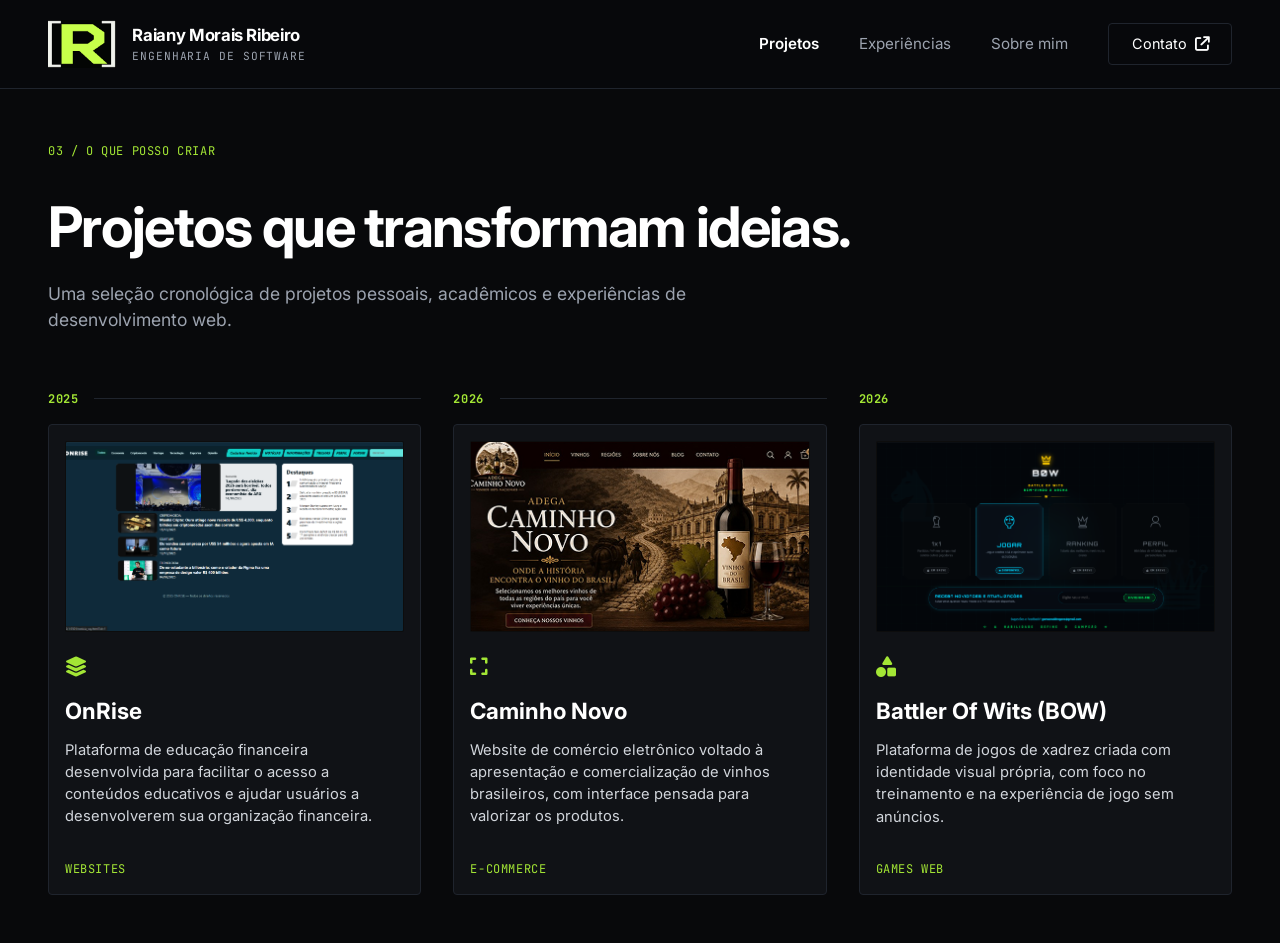
<file: templates/projetos.html>
<!DOCTYPE html>
<html lang="pt-BR">
<head>
    <meta charset="UTF-8">
    <meta name="viewport" content="width=device-width, initial-scale=1.0">
    <title>Projetos | Raiany Morais Ribeiro</title>
    <link rel="stylesheet" href="../css/style.css">
    <link rel="preconnect" href="https://fonts.googleapis.com">
    <link rel="preconnect" href="https://fonts.gstatic.com" crossorigin>
    <link href="https://fonts.googleapis.com/css2?family=Inter:wght@300;400;600;700&family=JetBrains+Mono:wght@400;500;700&display=swap" rel="stylesheet">
    <link rel="stylesheet" href="https://cdnjs.cloudflare.com/ajax/libs/font-awesome/6.4.0/css/all.min.css">
</head>
<body>

    <!-- CABEÇALHO -->
    <header class="header">
        <div class="header-container">
            <a href="index.html" class="brand-box">
                <img src="../imgs/img/Logo.png" alt="Logo Raiany Morais" class="logo-img">
                <div class="brand-text">
                    <span class="brand-name">Raiany Morais Ribeiro</span>
                    <span class="brand-sub">ENGENHARIA DE SOFTWARE</span>
                </div>
            </a>

            <nav class="nav-menu">
                <a href="projetos.html" class="nav-link active">Projetos</a>
                <a href="experiencias.html" class="nav-link">Experiências</a>
                <a href="sobre.html" class="nav-link">Sobre mim</a>
                <a href="contato.html" class="nav-btn-contact">Contato <i class="fa-solid fa-arrow-up-right-from-square"></i></a>
            </nav>
        </div>
    </header>

    <!-- CONTEÚDO PRINCIPAL -->
    <main class="main-container">
        <div class="page-top-bar">
            <span class="mono-tag text-green">03 / O QUE POSSO CRIAR</span>
        </div>

        <header class="page-header">
            <h1 class="page-title">Projetos que transformam ideias.</h1>
            <p class="page-subtitle">Uma seleção cronológica de projetos pessoais, acadêmicos e experiências de desenvolvimento web.</p>
        </header>

        <!-- TIMELINE CONTAINER DE PROJETOS -->
        <section class="timeline-container">
            
            <!-- Item 1 da Timeline: 2026 -->
            <div class="timeline-item">
                <div class="timeline-marker">
                    <span class="mono-tag text-green font-bold">2025</span>
                    <div class="timeline-line"></div>
                </div>
                <article class="project-card">
                    <div class="card-image-box">
                        <img src="../imgs/img/OnRise.png" alt="OnRise" class="card-img" onerror="this.src='https://images.unsplash.com/photo-1551288049-bebda4e38f71?q=80&w=800'">
                    </div>
                    <div class="card-content">
                        <div class="card-icon text-green"><i class="fa-solid fa-layer-group"></i></div>
                        <h2 class="card-title"><a href="OnRise.html" target="_blank">OnRise</a></h2>
                        <p class="card-desc">Plataforma de educação financeira desenvolvida para facilitar o acesso a conteúdos educativos e ajudar usuários a desenvolverem sua organização financeira.</p>
                        <span class="mono-tag text-green">WEBSITES</span>
                    </div>
                </article>
            </div>

            <!-- Item 2 da Timeline: 2025 -->
            <div class="timeline-item">
                <div class="timeline-marker">
                    <span class="mono-tag text-green font-bold">2026</span>
                    <div class="timeline-line"></div>
                </div>
                <article class="project-card">
                    <div class="card-image-box">
                        <img src="../imgs/img/caminho-novo.png" alt="Caminho Novo" class="card-img" onerror="this.src='https://images.unsplash.com/photo-1510812431401-41d2bd2722f3?q=80&w=800'">
                    </div>
                    <div class="card-content">
                        <div class="card-icon text-green"><i class="fa-solid fa-expand"></i></div>
                        <h2 class="card-title"><a href="caminho-novo.html" target="_blank">Caminho Novo</a></h2>
                        <p class="card-desc">Website de comércio eletrônico voltado à apresentação e comercialização de vinhos brasileiros, com interface pensada para valorizar os produtos.</p>
                        <span class="mono-tag text-green">E-COMMERCE</span>
                    </div>
                </article>
            </div>

            <!-- Item 3 da Timeline: 2025 -->
            <div class="timeline-item">
                <div class="timeline-marker">
                    <span class="mono-tag text-green font-bold">2026</span>
                </div>
                <article class="project-card">
                    <div class="card-image-box">
                        <img src="../imgs/img/B0W.png" alt="Battler Of Wits" class="card-img" onerror="this.src='https://images.unsplash.com/photo-1529699211952-734e80c4d42b?q=80&w=800'">
                    </div>
                    <div class="card-content">
                        <div class="card-icon text-green"><i class="fa-solid fa-shapes"></i></div>
                        <h2 class="card-title"><a href="B0W.html" target="_blank">Battler Of Wits (BOW)</a></h2>
                        <p class="card-desc">Plataforma de jogos de xadrez criada com identidade visual própria, com foco no treinamento e na experiência de jogo sem anúncios.</p>
                        <span class="mono-tag text-green">GAMES WEB</span>
                    </div>
                </article>
            </div>

        </section>
    </main>

    <script src="../js/main.js"></script>
</body>
</html>
</file>
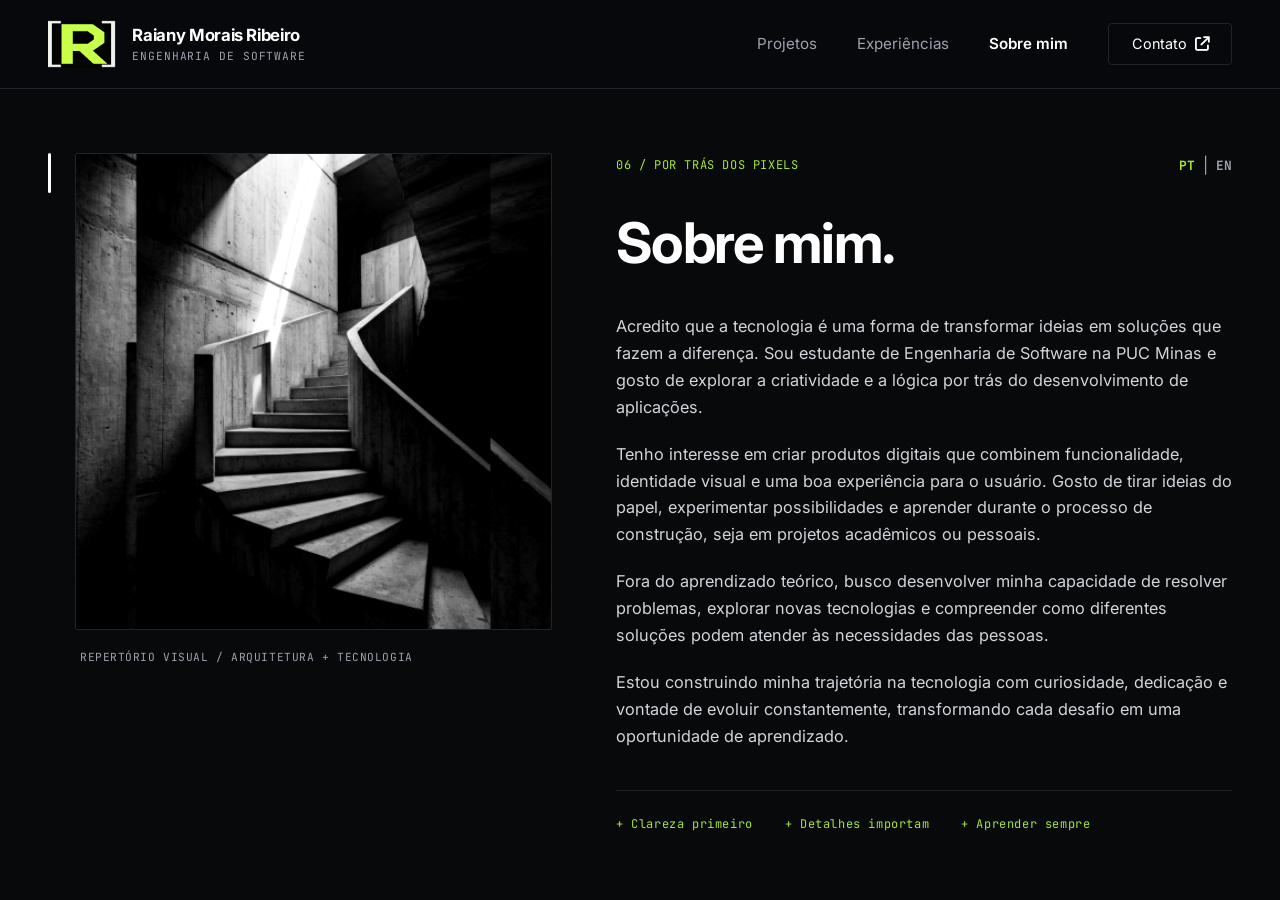
<file: templates/sobre.html>
<!DOCTYPE html>
<html lang="pt-BR">
<head>
    <meta charset="UTF-8">
    <meta name="viewport" content="width=device-width, initial-scale=1.0">
    <title>Sobre mim | Raiany Morais Ribeiro</title>
    <link rel="stylesheet" href="../css/style.css">
    <link rel="preconnect" href="https://fonts.googleapis.com">
    <link rel="preconnect" href="https://fonts.gstatic.com" crossorigin>
    <link href="https://fonts.googleapis.com/css2?family=Inter:wght@300;400;600;700&family=JetBrains+Mono:wght@400;500;700&display=swap" rel="stylesheet">
    <link rel="stylesheet" href="https://cdnjs.cloudflare.com/ajax/libs/font-awesome/6.4.0/css/all.min.css">
</head>
<body>

    <!-- CABEÇALHO -->
    <header class="header">
        <div class="header-container">
            <a href="index.html" class="brand-box">
                <img src="../imgs/img/Logo.png" alt="Logo Raiany Morais" class="logo-img">
                <div class="brand-text">
                    <span class="brand-name">Raiany Morais Ribeiro</span>
                    <span class="brand-sub">ENGENHARIA DE SOFTWARE</span>
                </div>
            </a>

            <nav class="nav-menu">
                <a href="projetos.html" class="nav-link">Projetos</a>
                <a href="experiencias.html" class="nav-link">Experiências</a>
                <a href="sobre.html" class="nav-link active">Sobre mim</a>
                <a href="contato.html" class="nav-btn-contact">Contato <i class="fa-solid fa-arrow-up-right-from-square"></i></a>
            </nav>
        </div>
    </header>

    <!-- CONTEÚDO PRINCIPAL -->
    <main class="main-container">
        <div class="about-grid">

            <!-- Coluna da Esquerda -->
            <div class="about-left">
                <div class="about-image-wrapper">
                    <div class="vertical-line-indicator"></div>
                    <div class="about-image-box">
                        <img src="../imgs/img/sobremim.png" alt="Repertório Visual" class="about-img" onerror="this.src='https://images.unsplash.com/photo-1513694203232-719a280e022f?q=80&w=800'">
                    </div>
                </div>
                <div class="about-image-footer">
                    <span class="mono-caption text-muted">REPERTÓRIO VISUAL / ARQUITETURA + TECNOLOGIA</span>
                </div>
            </div>

            <!-- Coluna da Direita -->
            <div class="about-right">
                <div class="page-top-bar" style="display: flex; justify-content: space-between; align-items: center;">
                    <span class="mono-tag text-green" data-i18n="tag">06 / POR TRÁS DOS PIXELS</span>
                    
                    <!-- Seletor de Idioma PT / EN -->
                    <div class="lang-switch">
                        <button id="btn-lang-pt" class="lang-btn active-lang">PT</button>
                        <span class="text-muted">|</span>
                        <button id="btn-lang-en" class="lang-btn">EN</button>
                    </div>
                </div>

                <h1 class="page-title" data-i18n="title">Sobre mim.</h1>

                <div class="about-text-content">
                    <p data-i18n="p1">
                        Acredito que a tecnologia é uma forma de transformar ideias em soluções que fazem a diferença. Sou estudante de Engenharia de Software na PUC Minas e gosto de explorar a criatividade e a lógica por trás do desenvolvimento de aplicações.
                    </p>
                    <p data-i18n="p2">
                        Tenho interesse em criar produtos digitais que combinem funcionalidade, identidade visual e uma boa experiência para o usuário. Gosto de tirar ideias do papel, experimentar possibilidades e aprender durante o processo de construção, seja em projetos acadêmicos ou pessoais.
                    </p>
                    <p data-i18n="p3">
                        Fora do aprendizado teórico, busco desenvolver minha capacidade de resolver problemas, explorar novas tecnologias e compreender como diferentes soluções podem atender às necessidades das pessoas.
                    </p>
                    <p data-i18n="p4">
                        Estou construindo minha trajetória na tecnologia com curiosidade, dedicação e vontade de evoluir constantemente, transformando cada desafio em uma oportunidade de aprendizado.
                    </p>
                </div>

                <div class="about-principles-bar">
                    <span class="mono-tag text-green">+ Clareza primeiro</span>
                    <span class="mono-tag text-green">+ Detalhes importam</span>
                    <span class="mono-tag text-green">+ Aprender sempre</span>
                </div>
            </div>

        </div>
    </main>

    <script src="../js/main.js"></script>
</body>
</html>
</file>
<file: css/style.css>
/* RESET & VARIÁVEIS DE COR */
:root {
    --bg-black: #08090b;
    --card-bg: #101216;
    --accent-lime: #a3e635;
    --text-white: #ffffff;
    --text-gray: #9ca3af;
    --border-dark: #1f242d;
    --font-sans: 'Inter', sans-serif;
    --font-mono: 'JetBrains Mono', monospace;
}

* {
    margin: 0;
    padding: 0;
    box-sizing: border-box;
}

body {
    background-color: var(--bg-black);
    color: var(--text-white);
    font-family: var(--font-sans);
    line-height: 1.5;
    min-height: 100vh;
    display: flex;
    flex-direction: column;
}

/* HEADER */
.header {
    width: 100%;
    border-bottom: 1px solid var(--border-dark);
    padding: 1.25rem 3rem;
    background-color: rgba(8, 9, 11, 0.95);
}

.header-container {
    max-width: 1400px;
    margin: 0 auto;
    display: flex;
    justify-content: space-between;
    align-items: center;
}

.brand-box {
    display: flex;
    align-items: center;
    gap: 1rem;
    text-decoration: none;
    color: var(--text-white);
}

.logo-img {
    height: 48px;
    width: auto;
    object-fit: contain;
}

.brand-text {
    display: flex;
    flex-direction: column;
}

.brand-name {
    font-weight: 700;
    font-size: 1.05rem;
    letter-spacing: -0.02em;
}

.brand-sub {
    font-family: var(--font-mono);
    font-size: 0.7rem;
    color: var(--text-gray);
    letter-spacing: 0.08em;
}

/* NAVEGAÇÃO */
.nav-menu {
    display: flex;
    align-items: center;
    gap: 2.5rem;
}

.nav-link {
    color: var(--text-gray);
    text-decoration: none;
    font-size: 0.95rem;
    transition: color 0.2s;
}

.nav-link:hover {
    color: var(--text-white);
}

.nav-btn-contact {
    border: 1px solid var(--border-dark);
    color: var(--text-white);
    padding: 0.6rem 1.4rem;
    border-radius: 4px;
    text-decoration: none;
    font-size: 0.9rem;
    display: flex;
    align-items: center;
    gap: 0.5rem;
    transition: all 0.2s;
}

.nav-btn-contact:hover {
    border-color: var(--accent-lime);
    color: var(--accent-lime);
}

/* HERO SECTION */
.hero-container {
    max-width: 1400px;
    margin: 0 auto;
    padding: 3rem;
    flex: 1;
    display: flex;
    flex-direction: column;
    justify-content: space-between;
}

.hero-top-bar {
    display: flex;
    justify-content: space-between;
    align-items: center;
    margin-bottom: 2rem;
}

.mono-tag {
    font-family: var(--font-mono);
    font-size: 0.75rem;
    letter-spacing: 0.05em;
}

.text-green {
    color: var(--accent-lime);
}

.text-muted {
    color: var(--text-gray);
}

.hero-grid {
    display: grid;
    grid-template-columns: 1.1fr 0.9fr;
    gap: 4rem;
    align-items: center;
}

/* LADO ESQUERDO */
.hero-title {
    font-size: 4.8rem;
    font-weight: 700;
    line-height: 1.05;
    letter-spacing: -0.03em;
    margin-bottom: 1.5rem;
}

.green-divider {
    width: 60px;
    height: 4px;
    background-color: var(--accent-lime);
    margin-bottom: 2rem;
}

.hero-bio {
    color: #d1d5db;
    font-size: 1.05rem;
    max-width: 540px;
    margin-bottom: 1rem;
    line-height: 1.6;
}

.hero-actions {
    display: flex;
    gap: 1.25rem;
    margin-top: 2.5rem;
}

.btn-primary {
    background-color: var(--accent-lime);
    color: #000;
    font-weight: 700;
    padding: 0.9rem 1.6rem;
    border-radius: 4px;
    text-decoration: none;
    font-size: 0.95rem;
    display: inline-flex;
    align-items: center;
    gap: 0.6rem;
    transition: opacity 0.2s;
}

.btn-primary:hover {
    opacity: 0.9;
}

.btn-secondary {
    background-color: transparent;
    border: 1px solid var(--border-dark);
    color: var(--text-white);
    font-weight: 600;
    padding: 0.9rem 1.6rem;
    border-radius: 4px;
    text-decoration: none;
    font-size: 0.95rem;
    display: inline-flex;
    align-items: center;
    gap: 0.6rem;
    transition: border-color 0.2s;
}

.btn-secondary:hover {
    border-color: var(--text-white);
}

/* LADO DIREITO (RENDER) */
.hero-right {
    display: flex;
    flex-direction: column;
}

.render-card {
    width: 100%;
    aspect-ratio: 4/3;
    background-color: var(--card-bg);
    border: 1px solid var(--border-dark);
    border-radius: 4px;
    overflow: hidden;
}

.render-img {
    width: 100%;
    height: 100%;
    object-fit: cover;
}

.render-footer {
    display: flex;
    justify-content: space-between;
    margin-top: 0.75rem;
}

.mono-caption {
    font-family: var(--font-mono);
    font-size: 0.7rem;
    color: var(--text-gray);
    letter-spacing: 0.05em;
}

.font-bold {
    font-weight: 700;
}

/* FOOTER DA HERO */
.hero-bottom-bar {
    border-top: 1px solid var(--border-dark);
    padding-top: 1.5rem;
    margin-top: 3rem;
    display: flex;
    justify-content: flex-end;
}

.scroll-indicator {
    display: flex;
    align-items: center;
    gap: 0.5rem;
    color: var(--text-gray);
}

/* RESPONSIVIDADE */
@media (max-width: 1024px) {
    .hero-title {
        font-size: 3.2rem;
    }
    .hero-grid {
        grid-template-columns: 1fr;
        gap: 2.5rem;
    }
    .header {
        padding: 1.25rem 1.5rem;
    }
    .hero-container {
        padding: 1.5rem;
    }
}
/* ESTILOS ESPECÍFICOS DA PÁGINA DE PROJETOS */
.main-container {
    max-width: 1400px;
    margin: 0 auto;
    padding: 3rem;
    flex: 1;
}

.page-top-bar {
    margin-bottom: 1.5rem;
}

.page-title {
    font-size: 3.5rem;
    font-weight: 700;
    letter-spacing: -0.03em;
    margin-bottom: 0.75rem;
}

.page-subtitle {
    color: var(--text-gray);
    font-size: 1.1rem;
    max-width: 700px;
    margin-bottom: 3.5rem;
}

/* GRELHA DE PROJETOS */
.projects-grid {
    display: grid;
    grid-template-columns: repeat(3, 1fr);
    gap: 1.5rem;
}

.project-card {
    background-color: var(--card-bg);
    border: 1px solid var(--border-dark);
    border-radius: 4px;
    padding: 1rem;
    display: flex;
    flex-direction: column;
    justify-content: space-between;
    transition: border-color 0.2s, transform 0.2s;
}

.project-card:hover {
    border-color: rgba(163, 230, 53, 0.4);
    transform: translateY(-2px);
}

.card-image-box {
    width: 100%;
    aspect-ratio: 16/9;
    background-color: #000;
    border-radius: 2px;
    overflow: hidden;
    margin-bottom: 1.25rem;
    border: 1px solid rgba(255, 255, 255, 0.05);
}

.card-img {
    width: 100%;
    height: 100%;
    object-fit: cover;
    transition: transform 0.3s;
}

.project-card:hover .card-img {
    transform: scale(1.03);
}

.card-content {
    display: flex;
    flex-direction: column;
    flex: 1;
}

.card-icon {
    font-size: 1.25rem;
    margin-bottom: 0.75rem;
}

.card-title {
    font-size: 1.4rem;
    font-weight: 700;
    margin-bottom: 0.75rem;
}

.card-title a {
    color: var(--text-white);
    text-decoration: none;
    transition: color 0.2s;
}

.card-title a:hover {
    color: var(--accent-lime);
}

.card-desc {
    color: #d1d5db;
    font-size: 0.92rem;
    line-height: 1.5;
    margin-bottom: 2rem;
    flex: 1;
}

/* LINK ATIVO NO MENU */
.nav-link.active {
    color: var(--text-white);
    font-weight: 600;
}

/* RESPONSIVIDADE PARA DISPOSITIVOS MÓVEIS E TABLETS */
@media (max-width: 1100px) {
    .projects-grid {
        grid-template-columns: repeat(2, 1fr);
    }
    .page-title {
        font-size: 2.8rem;
    }
}

@media (max-width: 768px) {
    .projects-grid {
        grid-template-columns: 1fr;
    }
    .main-container {
        padding: 1.5rem;
    }
}
/* ESTILOS ESPECÍFICOS DA PÁGINA SOBRE MIM */
.about-grid {
    display: grid;
    grid-template-columns: 0.9fr 1.1fr;
    gap: 4rem;
    align-items: start;
    margin-top: 1rem;
}

/* LADO ESQUERDO */
.about-image-wrapper {
    display: flex;
    gap: 1.5rem;
    position: relative;
}

.vertical-line-indicator {
    width: 3px;
    background-color: var(--text-white);
    border-radius: 2px;
    min-height: 40px;
    align-self: flex-start;
}

.about-image-box {
    width: 100%;
    aspect-ratio: 1/1;
    background-color: var(--card-bg);
    border: 1px solid var(--border-dark);
    border-radius: 2px;
    overflow: hidden;
}

.about-img {
    width: 100%;
    height: 100%;
    object-fit: cover;
    filter: grayscale(100%) contrast(110%);
    transition: filter 0.3s;
}

.about-img:hover {
    filter: grayscale(0%);
}

.about-image-footer {
    margin-top: 0.8rem;
    padding-left: 2rem;
}

/* LADO DIREITO */
.about-right {
    display: flex;
    flex-direction: column;
}

.about-text-content {
    display: flex;
    flex-direction: column;
    gap: 1.25rem;
    margin-top: 1rem;
    margin-bottom: 2.5rem;
}

.about-text-content p {
    color: #d1d5db;
    font-size: 1.02rem;
    line-height: 1.65;
}

.about-principles-bar {
    border-top: 1px solid var(--border-dark);
    padding-top: 1.5rem;
    display: flex;
    gap: 2rem;
    flex-wrap: wrap;
}

/* RESPONSIVIDADE PÁGINA SOBRE MIM */
@media (max-width: 992px) {
    .about-grid {
        grid-template-columns: 1fr;
        gap: 2.5rem;
    }
    .about-principles-bar {
        gap: 1rem;
    }
}
/* REGRAS ADICIONAIS PARA EXPERIÊNCIAS */
.text-white {
    color: var(--text-white) !important;
}

.font-semibold {
    font-weight: 600;
}
/* ESTILOS ESPECÍFICOS DA PÁGINA DE CONTATO */
.contact-page-body {
    display: flex;
    flex-direction: column;
    min-height: 100vh;
}

/* BANNER VERDE-LIMA */
.contact-hero-banner {
    background-color: #bef264;
    color: #000000;
    padding: 4rem 3rem;
    flex: 1;
    display: flex;
    align-items: center;
}

.banner-container {
    max-width: 1400px;
    margin: 0 auto;
    width: 100%;
}

.banner-top-bar {
    display: flex;
    justify-content: space-between;
    margin-bottom: 3rem;
}

.text-black {
    color: #000000 !important;
}

.font-medium {
    font-weight: 500;
}

.banner-content {
    display: flex;
    justify-content: space-between;
    align-items: flex-end;
    margin-bottom: 3rem;
}

.banner-title {
    font-size: 5rem;
    font-weight: 700;
    line-height: 1.05;
    letter-spacing: -0.03em;
    color: #000000;
    margin-bottom: 2rem;
}

.email-link {
    font-size: 2.2rem;
    font-weight: 600;
    color: #000000;
    text-decoration: underline;
    text-underline-offset: 6px;
    font-family: var(--font-sans);
    transition: opacity 0.2s;
    word-break: break-all;
}

.email-link:hover {
    opacity: 0.8;
}

.banner-arrow-right {
    padding-bottom: 1rem;
    color: #000000;
}

/* FORMULÁRIO SOBRE O LIMA */
.banner-form {
    display: flex;
    flex-direction: column;
    gap: 1rem;
    max-width: 800px;
    margin-top: 2rem;
}

.form-row {
    display: flex;
    gap: 1rem;
}

.form-input-lime {
    width: 100%;
    background-color: rgba(0, 0, 0, 0.05);
    border: 1px solid rgba(0, 0, 0, 0.2);
    border-radius: 4px;
    padding: 0.9rem 1.2rem;
    color: #000000;
    font-family: var(--font-sans);
    font-size: 1rem;
    outline: none;
    transition: border-color 0.2s;
}

.form-input-lime::placeholder {
    color: rgba(0, 0, 0, 0.6);
}

.form-input-lime:focus {
    border-color: #000000;
    background-color: rgba(0, 0, 0, 0.08);
}

.btn-submit-black {
    align-self: flex-start;
    background-color: #000000;
    color: #ffffff;
    border: none;
    padding: 0.9rem 1.8rem;
    border-radius: 4px;
    font-weight: 600;
    font-size: 0.95rem;
    cursor: pointer;
    display: inline-flex;
    align-items: center;
    gap: 0.6rem;
    transition: opacity 0.2s;
}

.btn-submit-black:hover {
    opacity: 0.85;
}

/* RODAPÉ ESCURO */
.contact-footer {
    background-color: var(--bg-black);
    padding: 3rem;
    border-top: 1px solid var(--border-dark);
}

.footer-container {
    max-width: 1400px;
    margin: 0 auto;
}

.footer-top-row {
    display: flex;
    justify-content: space-between;
    align-items: center;
    margin-bottom: 2rem;
}

.footer-brand-name {
    font-size: 1.5rem;
    font-weight: 700;
    color: var(--text-white);
}

.footer-social-links {
    display: flex;
    gap: 2rem;
}

.footer-link {
    color: var(--text-white);
    text-decoration: none;
    font-family: var(--font-mono);
    font-size: 0.85rem;
    transition: color 0.2s;
}

.footer-link:hover {
    color: var(--accent-lime);
}

.footer-divider {
    height: 1px;
    background-color: var(--border-dark);
    margin-bottom: 1.5rem;
}

.footer-bottom-row {
    display: flex;
    justify-content: space-between;
    align-items: center;
}

.top-scroll-btn {
    background: transparent;
    border: none;
    color: var(--text-white);
    font-family: var(--font-mono);
    font-size: 0.75rem;
    cursor: pointer;
    transition: color 0.2s;
}

.top-scroll-btn:hover {
    color: var(--accent-lime);
}

.active-btn {
    border-color: var(--accent-lime) !important;
    color: var(--accent-lime) !important;
}

/* RESPONSIVIDADE PÁGINA CONTATO */
@media (max-width: 992px) {
    .banner-title {
        font-size: 3.5rem;
    }
    .email-link {
        font-size: 1.5rem;
    }
    .form-row {
        flex-direction: column;
    }
    .banner-content {
        flex-direction: column;
        align-items: flex-start;
        gap: 1.5rem;
    }
    .banner-arrow-right {
        display: none;
    }
    .contact-hero-banner {
        padding: 2.5rem 1.5rem;
    }
    .contact-footer {
        padding: 2rem 1.5rem;
    }
}
/* ===================================================
   ESTILOS PARA O SELETOR DE IDIOMA E TIMELINE (Sprint 02)
   =================================================== */

/* Seletor de Idioma */
.lang-switch {
    display: flex;
    align-items: center;
    gap: 0.5rem;
}

.lang-btn {
    background: transparent;
    border: none;
    color: var(--text-gray);
    font-family: var(--font-mono);
    font-size: 0.8rem;
    cursor: pointer;
    font-weight: 700;
    transition: color 0.2s;
}

.lang-btn:hover, .lang-btn.active-lang {
    color: var(--accent-lime);
}

/* Timeline de Projetos */
.timeline-container {
    display: grid;
    grid-template-columns: repeat(3, 1fr);
    gap: 2rem;
    position: relative;
    margin-top: 2rem;
}

.timeline-item {
    display: flex;
    flex-direction: column;
    gap: 1rem;
}

.timeline-marker {
    display: flex;
    align-items: center;
    gap: 1rem;
}

.timeline-line {
    flex: 1;
    height: 1px;
    background-color: var(--border-dark);
}

@media (max-width: 1024px) {
    .timeline-container {
        grid-template-columns: 1fr;
    }
    .timeline-line {
        display: none;
    }
}
.hover-green {
    text-decoration: none;
    transition: color 0.2s;
}

.hover-green:hover {
    color: var(--accent-lime) !important;
}
/* ===================================================
   REGRAS DE RESPONSIVIDADE (MOBILE & TABLET)
   =================================================== */

/* Ajustes para Tablets e Telemóveis (ecrãs até 1024px) */
@media (max-width: 1024px) {
    .main-container {
        padding: 1.5rem;
    }

    /* Transforma a grelha de Sobre Mim / Experiências / Projetos numa única coluna */
    .about-grid {
        grid-template-columns: 1fr !important;
        gap: 2rem;
    }

    /* Linha do tempo dos projetos passa para 1 coluna */
    .timeline-container {
        grid-template-columns: 1fr !important;
    }

    .timeline-line {
        display: none !important;
    }

    .banner-content {
        flex-direction: column;
        align-items: flex-start;
        gap: 1.5rem;
    }
}


@media (max-width: 768px) {
    /* Cabeçalho e Menu de Navegação */
    .header-container {
        flex-direction: column;
        gap: 1rem;
        align-items: flex-start;
    }

    .nav-menu {
        flex-wrap: wrap;
        width: 100%;
        gap: 0.75rem;
    }

    .nav-link, .nav-btn-contact {
        font-size: 0.85rem;
    }

    /* Títulos e Tipografia */
    .page-title {
        font-size: 2rem !important;
        line-height: 1.2;
    }

    .banner-title {
        font-size: 2.2rem !important;
    }

    /* Formulário de Contato empilhado */
    .form-row {
        flex-direction: column !important;
        gap: 1rem;
    }

    .form-input-lime, .btn-submit-black {
        width: 100% !important;
    }

    /* Rodapé */
    .footer-top-row {
        flex-direction: column;
        align-items: flex-start;
        gap: 1.5rem;
    }

    .footer-social-links {
        flex-direction: column;
        gap: 0.75rem;
    }

    .footer-bottom-row {
        flex-direction: column;
        gap: 1rem;
        align-items: flex-start;
    }
}
</file>
